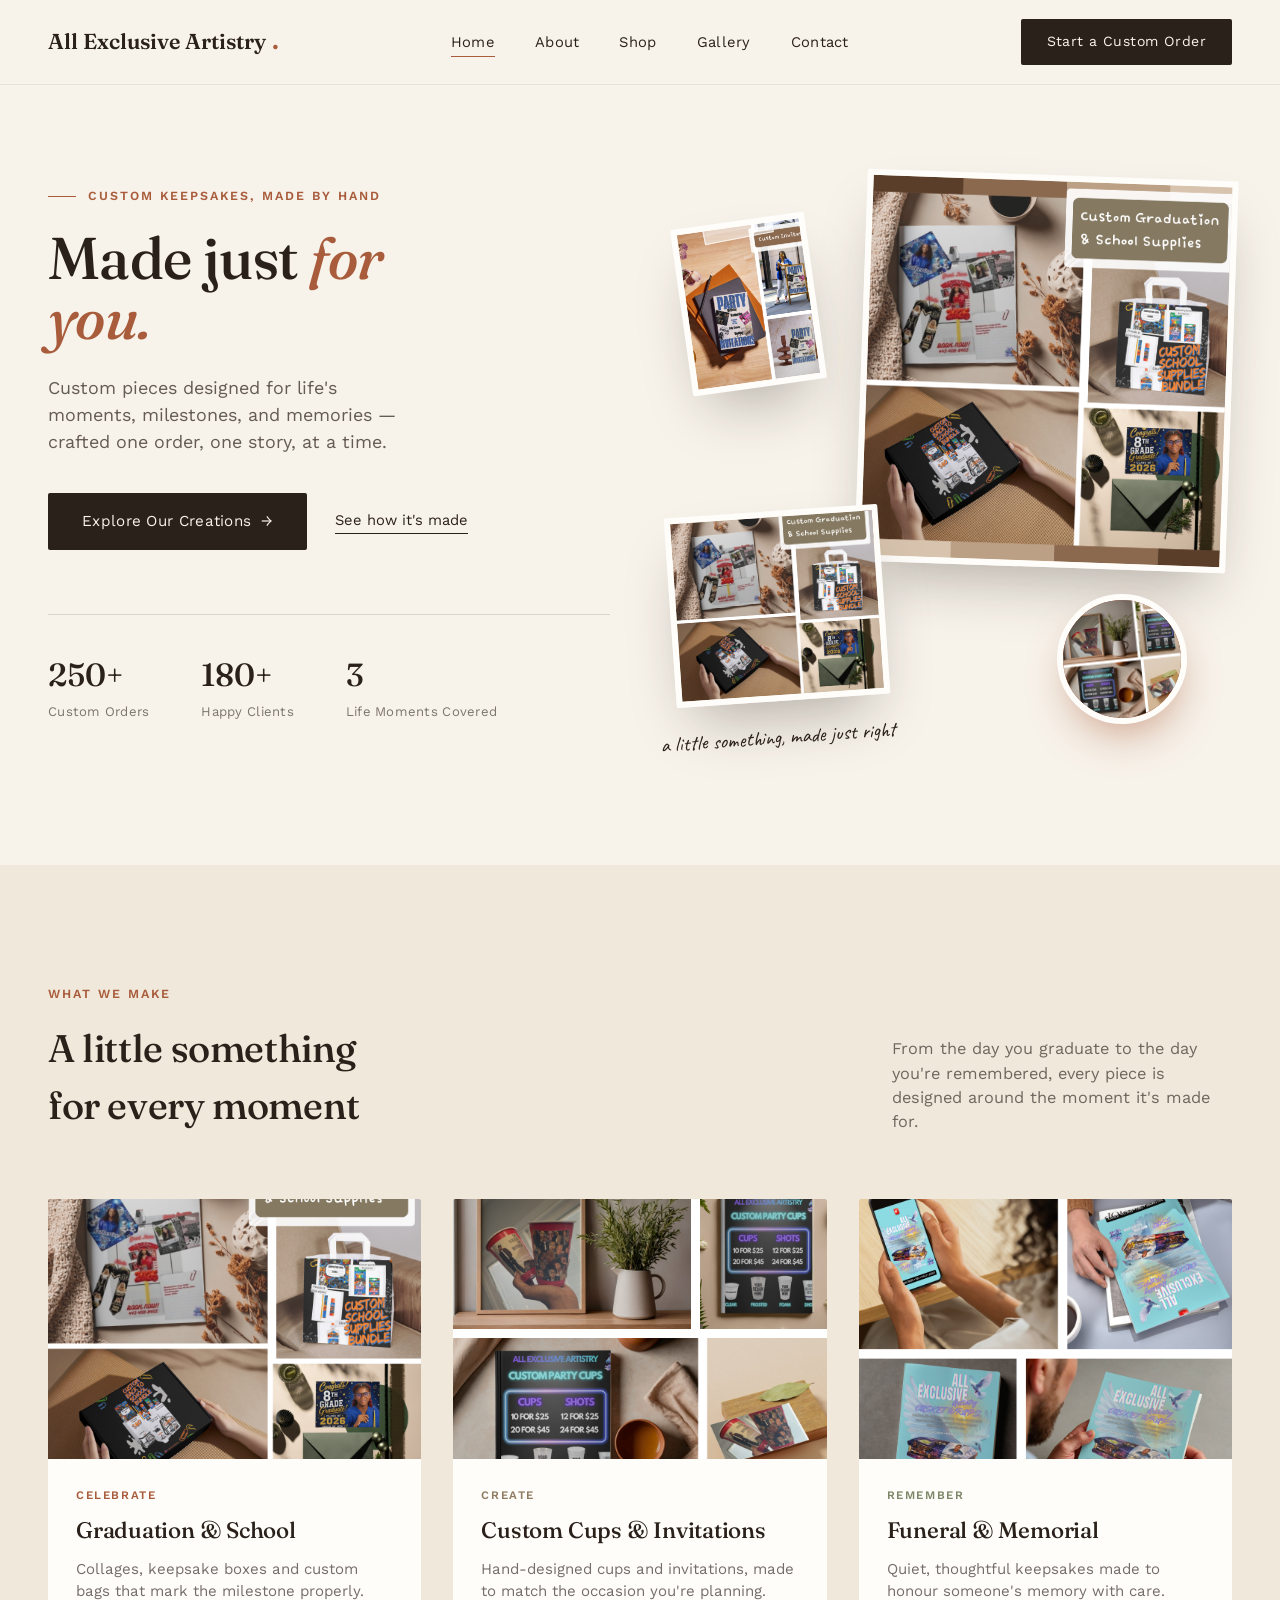
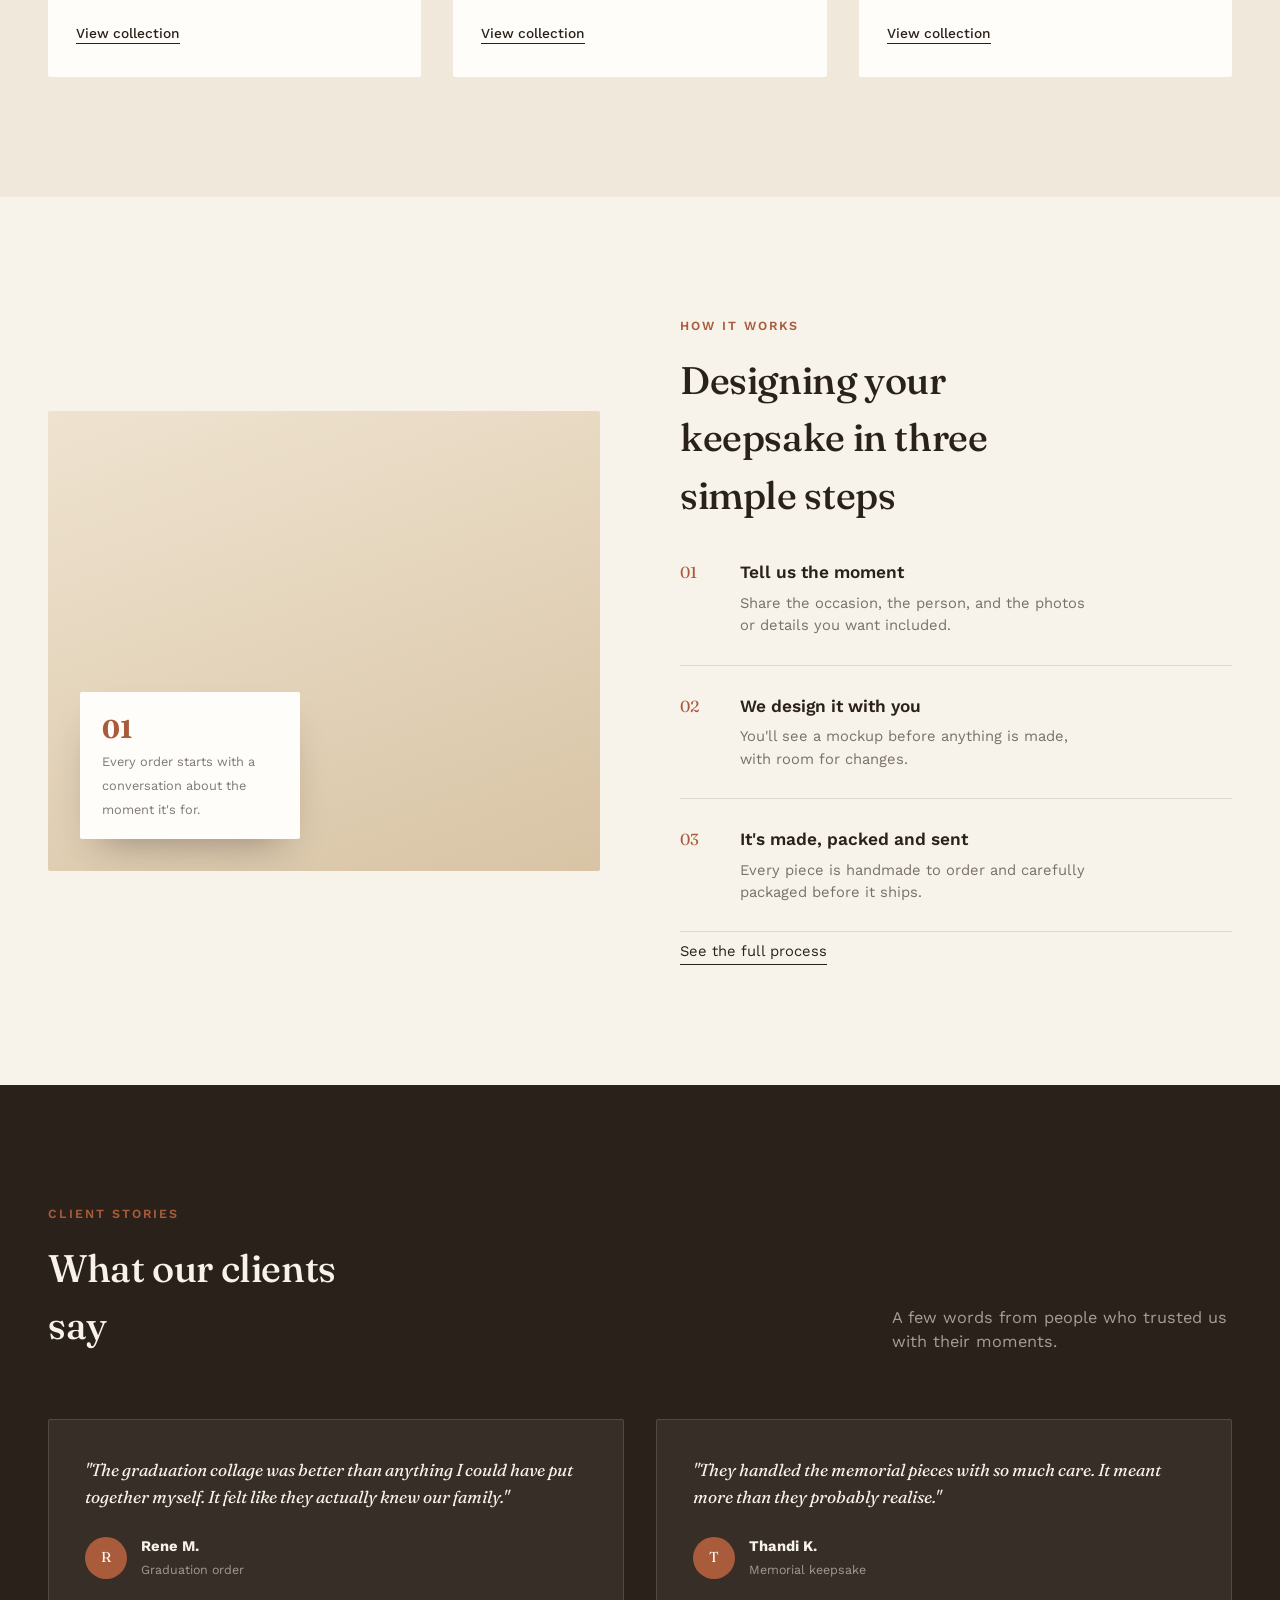
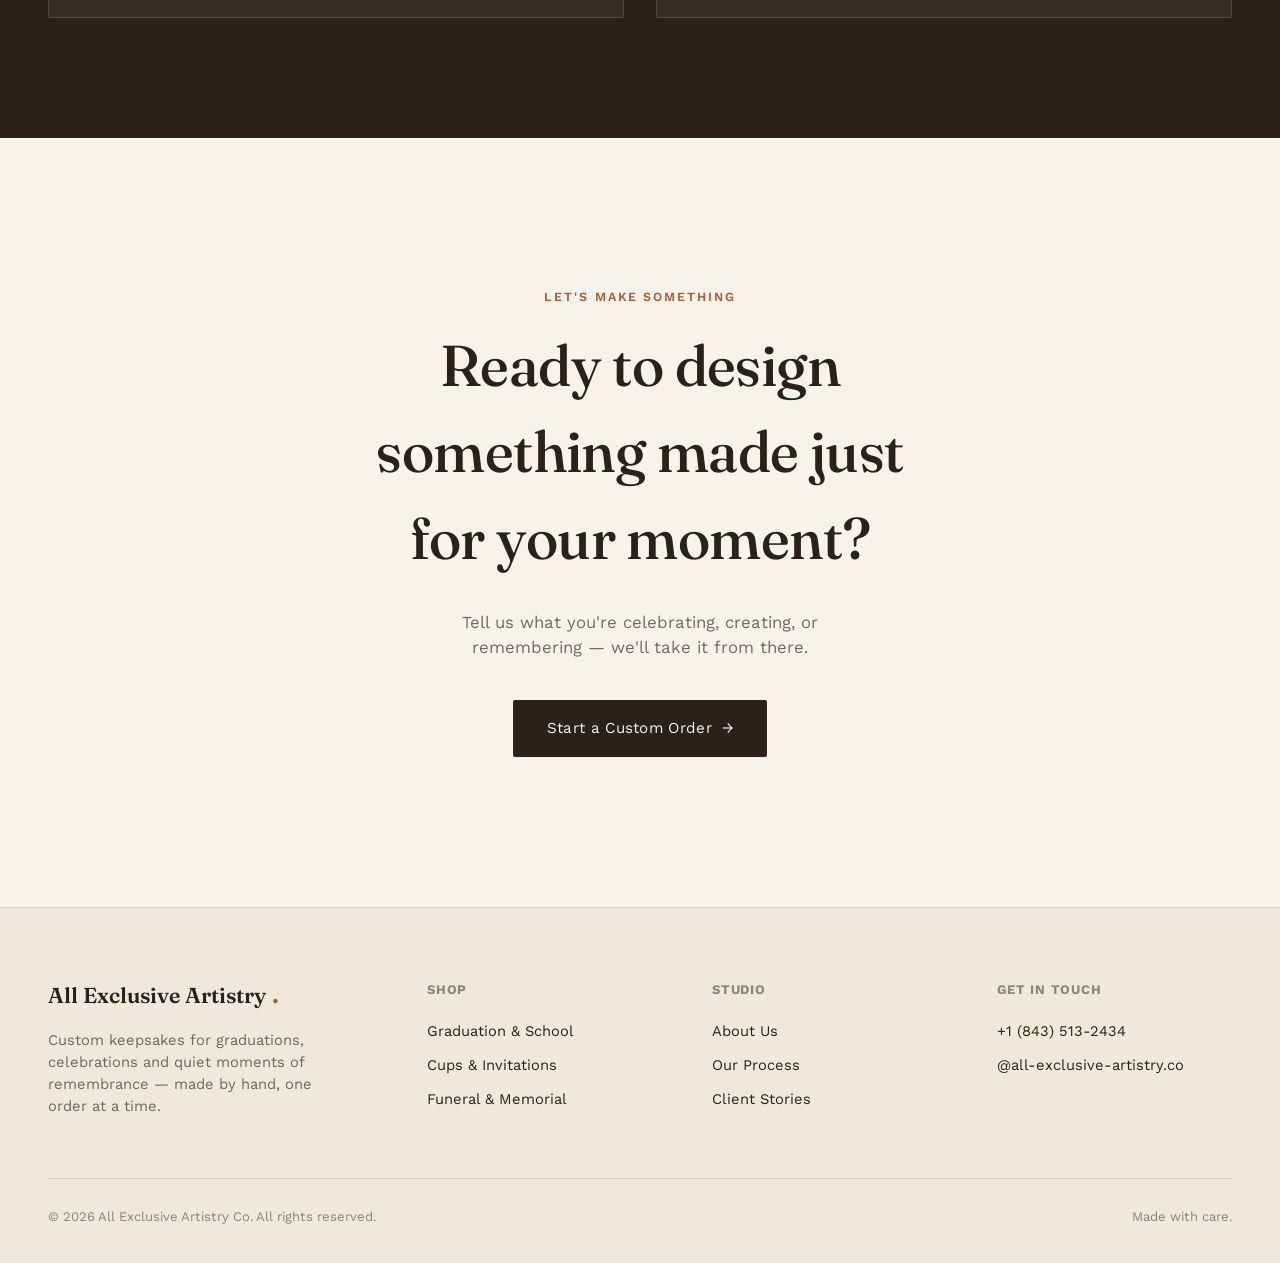
<file: index.html>
<!DOCTYPE html>
<html lang="en">
<head>
<meta charset="UTF-8">
<meta name="viewport" content="width=device-width, initial-scale=1.0">
<title>All Exclusive Artistry Co. | Custom Keepsakes</title>
<link rel="preconnect" href="https://fonts.googleapis.com">
<link rel="preconnect" href="https://fonts.gstatic.com" crossorigin>
<link href="https://fonts.googleapis.com/css2?family=Fraunces:ital,opsz,wght@0,9..144,400;0,9..144,500;0,9..144,600;1,9..144,500&family=Work+Sans:wght@300;400;500;600&family=Caveat:wght@500;600&display=swap"
  rel="stylesheet">
 <link rel="icon" type="image/png" href="Img/Logo_for_Kvngeb-removebg-preview.png">
<link rel="stylesheet" href="css/style.css">
<link rel="stylesheet" href="css/nav.css">
<link rel="stylesheet" href="css/footer.css">
<link rel="stylesheet" href="css/pages.css">
</head>
<body>
<header>
  <nav class="wrap">
    <div class="logo">All Exclusive Artistry <span class="dot">.</span></div>
    <div class="navlinks">
      <a href="index.html" class="active">Home</a>
      <a href="about.html">About</a>
      <a href="shop.html">Shop</a>
      <a href="gallery.html">Gallery</a>
      <a href="contact.html">Contact</a>
    </div>
    <a href="contact.html" class="nav-cta">Start a Custom Order</a>
  </nav>

  <button class="menu-btn" id="menuBtn" type="button" aria-label="Toggle menu"> 
    <svg class="hamburger" viewBox="0 0 24 24" aria-hidden="true"> 
    <path class="line line-1" d="M4 7H20"></path> 
    <path class="line line-2" d="M4 12H16"></path> 
    <path class="line line-3" d="M4 17H20"></path> 
  </svg> 
  </button>
</header>

<section class="hero">
  <div class="wrap hero-grid">
    <div>
      <div class="eyebrow">Custom Keepsakes, Made By Hand</div>
      <h1>Made just <em>for you.</em></h1>
      <p class="lead">Custom pieces designed for life's moments, milestones, and memories — crafted one order, one story, at a time.</p>
      <div class="cta-row">
        <a href="shop.html" class="btn-primary">Explore Our Creations <span class="arrow">→</span></a>
        <a href="gallery.html" class="btn-ghost">See how it's made</a>
      </div>
      <div class="stats">
        <div class="stat"><b>250+</b><span>Custom Orders</span></div>
        <div class="stat"><b>180+</b><span>Happy Clients</span></div>
        <div class="stat"><b>3</b><span>Life Moments Covered</span></div>
      </div>
    </div>
    <div class="composition">
      <div class="ph ph-1">
        <img src="Img/Graduation school supply.png" alt="Graduation and school keepsakes">
      </div>
      <div class="ph ph-2">
        <img src="Img/Graduation school supply.png" alt="Custom school supplies">
      </div>
      <div class="ph ph-3">
        <div class="tape"></div>
        <img src="Img/Invites.png" alt="Custom invitation">
      </div>
      <div class="ph ph-4">
        <img src="Img/Custom Cups.png" alt="Custom cup">
      </div>
      <div class="note">a little something, made just right</div>
    </div>
  </div>
</section>

<!-- ===== Shop preview ===== -->
<section class="moments" id="moments">
  <div class="wrap">
    <div class="section-head">
      <div>
        <div class="kicker">What We Make</div>
        <h2>A little something for every moment</h2>
      </div>
      <p>From the day you graduate to the day you're remembered, every piece is designed around the moment it's made for.</p>
    </div>
    <div class="moment-grid">
      <div class="moment-card reveal m1">
        <div class="moment-photo">
          <img src="Img/Graduation school supply.png" alt="Graduation and school supplies">
        </div>
        <div class="moment-body">
          <div class="moment-tag">Celebrate</div>
          <h3>Graduation &amp; School</h3>
          <p>Collages, keepsake boxes and custom bags that mark the milestone properly.</p>
          <a href="shop.html" class="moment-link">View collection</a>
        </div>
      </div>
      <div class="moment-card reveal m2">
        <div class="moment-photo">
          <img src="Img/Custom Cups.png" alt="Custom cups and invitations">
        </div>
        <div class="moment-body">
          <div class="moment-tag">Create</div>
          <h3>Custom Cups &amp; Invitations</h3>
          <p>Hand-designed cups and invitations, made to match the occasion you're planning.</p>
          <a href="shop.html" class="moment-link">View collection</a>
        </div>
      </div>
      <div class="moment-card reveal m3">
        <div class="moment-photo">
          <img src="Img/casket wrap.png" alt="Custom funeral memorial items">
        </div>
        <div class="moment-body">
          <div class="moment-tag">Remember</div>
          <h3>Funeral &amp; Memorial</h3>
          <p>Quiet, thoughtful keepsakes made to honour someone's memory with care.</p>
          <a href="shop.html" class="moment-link">View collection</a>
        </div>
      </div>
    </div>
  </div>
</section>

<!-- ===== Process preview ===== -->
<section id="process">
  <div class="wrap process-grid">
    <div class="process-visual reveal">
      <div class="tag-note">
        <b>01</b>
        <span>Every order starts with a conversation about the moment it's for.</span>
      </div>
    </div>
    <div>
      <div class="kicker">How It Works</div>
      <h2 style="font-size:clamp(2rem,3vw,2.7rem); max-width:14ch; margin-bottom:36px;">Designing your keepsake in three simple steps</h2>
      <ul class="steps">
        <li>
          <span class="step-num">01</span>
          <div class="step-body">
            <h4>Tell us the moment</h4>
            <p>Share the occasion, the person, and the photos or details you want included.</p>
          </div>
        </li>
        <li>
          <span class="step-num">02</span>
          <div class="step-body">
            <h4>We design it with you</h4>
            <p>You'll see a mockup before anything is made, with room for changes.</p>
          </div>
        </li>
        <li>
          <span class="step-num">03</span>
          <div class="step-body">
            <h4>It's made, packed and sent</h4>
            <p>Every piece is handmade to order and carefully packaged before it ships.</p>
          </div>
        </li>
      </ul>
      <a href="gallery.html" class="btn-ghost" style="display:inline-block; margin-top:8px;">See the full process</a>
    </div>
  </div>
</section>

<!-- ===== Stories preview ===== -->
<section class="testimonials" id="stories">
  <div class="wrap">
    <div class="section-head">
      <div>
        <div class="kicker">Client Stories</div>
        <h2>What our clients say</h2>
      </div>
      <p>A few words from people who trusted us with their moments.</p>
    </div>
    <div class="quote-grid">
      <div class="quote-card reveal">
        <p>"The graduation collage was better than anything I could have put together myself. It felt like they actually knew our family."</p>
        <div class="quote-who">
          <div class="quote-avatar">R</div>
          <div><b>Rene M.</b><span>Graduation order</span></div>
        </div>
      </div>
      <div class="quote-card reveal">
        <p>"They handled the memorial pieces with so much care. It meant more than they probably realise."</p>
        <div class="quote-who">
          <div class="quote-avatar">T</div>
          <div><b>Thandi K.</b><span>Memorial keepsake</span></div>
        </div>
      </div>
    </div>
  </div>
</section>

<section class="final-cta">
  <div class="wrap" style="text-align:center;">
    <div class="kicker" style="justify-content:center;">Let's Make Something</div>
    <h2>Ready to design something made just for your moment?</h2>
    <p>Tell us what you're celebrating, creating, or remembering — we'll take it from there.</p>
    <a href="contact.html" class="btn-primary">Start a Custom Order <span class="arrow">→</span></a>
  </div>
</section>

<footer id="footer">
  <div class="wrap">
    <div class="footer-grid">
      <div>
        <div class="logo">All Exclusive Artistry <span class="dot">.</span></div>
        <p>Custom keepsakes for graduations, celebrations and quiet moments of remembrance — made by hand, one order at a time.</p>
      </div>
      <div>
        <h4>Shop</h4>
        <ul>
          <li><a href="shop.html">Graduation &amp; School</a></li>
          <li><a href="shop.html">Cups &amp; Invitations</a></li>
          <li><a href="shop.html">Funeral &amp; Memorial</a></li>
        </ul>
      </div>
      <div>
        <h4>Studio</h4>
        <ul>
          <li><a href="about.html">About Us</a></li>
          <li><a href="gallery.html">Our Process</a></li>
          <li><a href="about.html">Client Stories</a></li>
        </ul>
      </div>
      <div>
        <h4>Get In Touch</h4>
        <ul>
          <li><a href="https://wa.me/18435132434" target="_blank">+1 (843) 513-2434</a></li>
          <li><a href="#">@all-exclusive-artistry.co</a></li>
        </ul>
      </div>
    </div>
    <div class="footer-bottom">
      <span>© 2026 All Exclusive Artistry Co. All rights reserved.</span>
      <span>Made with care.</span>
    </div>
  </div>
</footer>
<script src="js/script.js"></script>
</body>
</html>
</file>
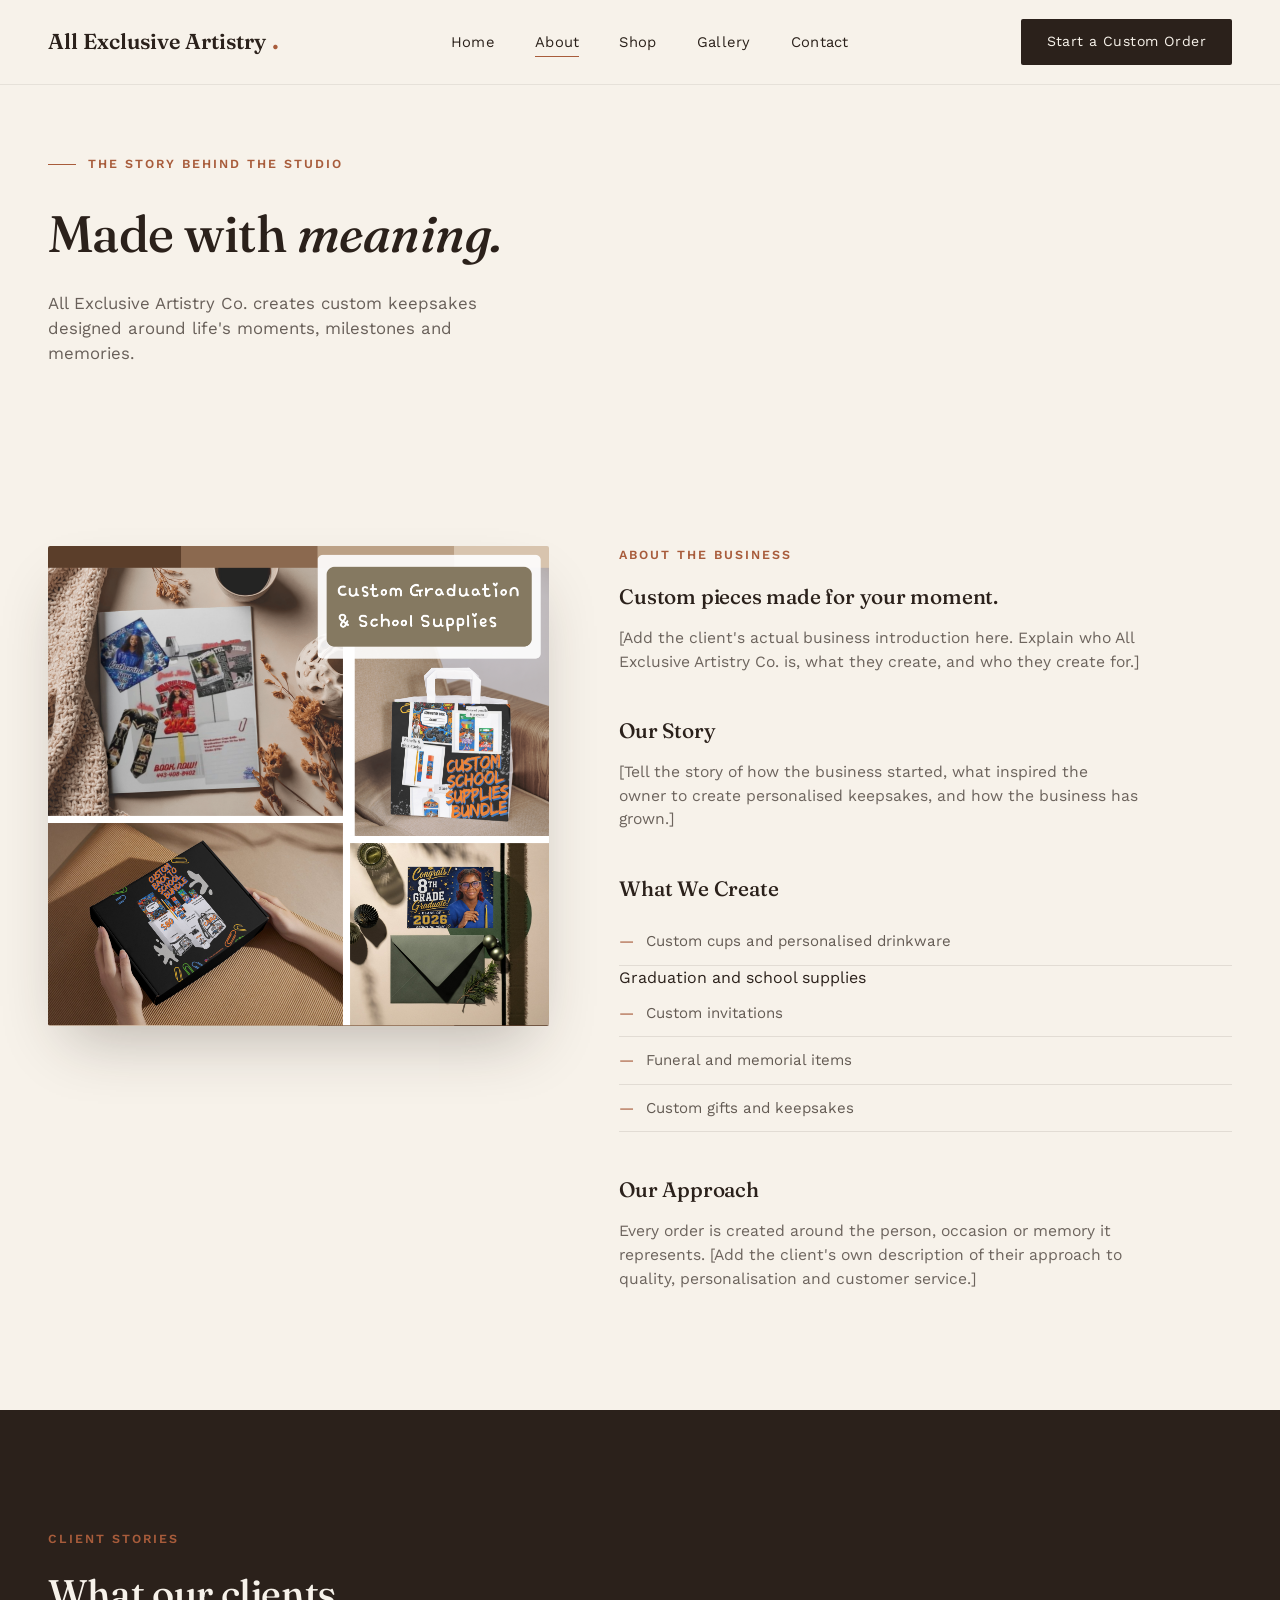
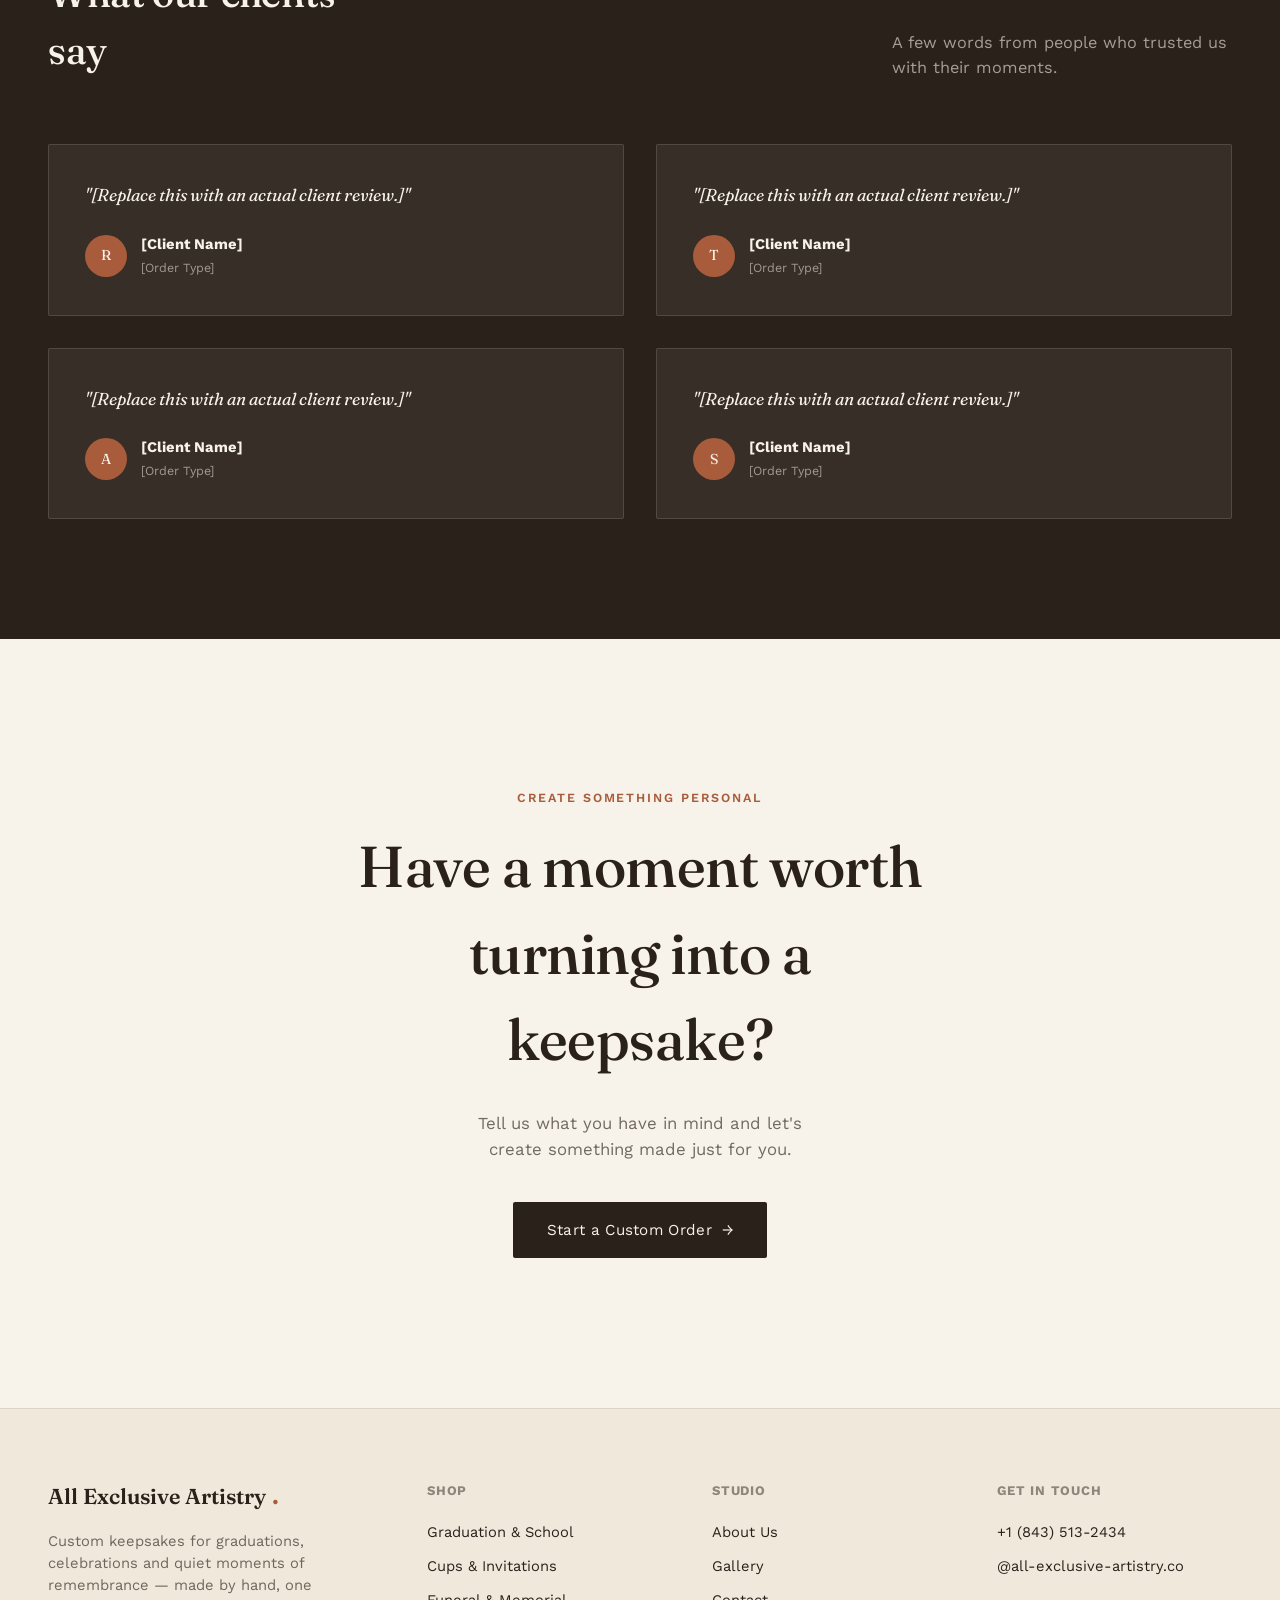
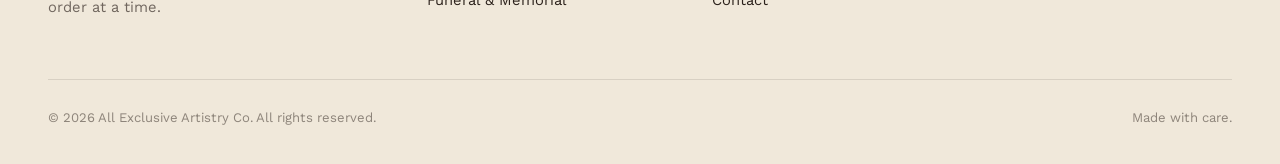
<file: about.html>
<!DOCTYPE html>
<html lang="en">
<head>
<meta charset="UTF-8">
<meta name="viewport" content="width=device-width, initial-scale=1.0">
<title>About | All Exclusive Artistry Co.</title>
<link rel="preconnect" href="https://fonts.googleapis.com">
<link rel="preconnect" href="https://fonts.gstatic.com" crossorigin>
<link href="https://fonts.googleapis.com/css2?family=Fraunces:ital,opsz,wght@0,9..144,400;0,9..144,500;0,9..144,600;1,9..144,500&family=Work+Sans:wght@300;400;500;600&family=Caveat:wght@500;600&display=swap" rel="stylesheet">
<link rel="icon" type="image/png" href="Img/Logo_for_Kvngeb-removebg-preview.png">
<link rel="stylesheet" href="css/style.css">
<link rel="stylesheet" href="css/nav.css">
<link rel="stylesheet" href="css/footer.css">
<link rel="stylesheet" href="css/pages.css">
</head>
<body>
<header>
  <nav class="wrap">
    <div class="logo">
      All Exclusive Artistry <span class="dot">.</span>
    </div>
    <div class="navlinks">
      <a href="index.html">Home</a>
      <a href="about.html" class="active">About</a>
      <a href="shop.html">Shop</a>
      <a href="gallery.html">Gallery</a>
      <a href="contact.html">Contact</a>
    </div>
    <a href="contact.html" class="nav-cta">
      Start a Custom Order
    </a>
  </nav>

  <button class="menu-btn" id="menuBtn" type="button" aria-label="Toggle menu"> 
    <svg class="hamburger" viewBox="0 0 24 24" aria-hidden="true"> 
    <path class="line line-1" d="M4 7H20"></path> 
    <path class="line line-2" d="M4 12H16"></path> 
    <path class="line line-3" d="M4 17H20"></path> 
  </svg> 
  </button>
</header>
<!-- ===== Page Hero ===== -->
<section class="page-hero">
  <div class="wrap">
    <div class="eyebrow">
      The Story Behind The Studio
    </div>
    <h1>
      Made with <em>meaning.</em>
    </h1>
    <p class="lead">
      All Exclusive Artistry Co. creates custom keepsakes designed around
      life's moments, milestones and memories.
    </p>
  </div>
</section>
<!-- ===== About ===== -->
<section>
  <div class="wrap about-grid">
    <div class="about-visual">
      <img
        src="Img/Graduation school supply.png"
        alt="Custom graduation and school keepsakes"
      >
    </div>
    <div>
      <div class="about-block">
        <div class="kicker">
          About The Business
        </div>
        <h3>
          Custom pieces made for your moment.
        </h3>
        <p>
          [Add the client's actual business introduction here.
          Explain who All Exclusive Artistry Co. is, what they create,
          and who they create for.]
        </p>
      </div>
      <div class="about-block">
        <h3>
          Our Story
        </h3>
        <p>
          [Tell the story of how the business started, what inspired
          the owner to create personalised keepsakes, and how the
          business has grown.]
        </p>
      </div>
      <div class="about-block">
        <h3>
          What We Create
        </h3>
        <ul>
          <li>
            Custom cups and personalised drinkware
          </li
          <li>
            Graduation and school supplies
          </li>
          <li>
            Custom invitations
          </li>
          <li>
            Funeral and memorial items
          </li>
          <li>
            Custom gifts and keepsakes
          </li>
        </ul>
      </div>
      <div class="about-block">
        <h3>
          Our Approach
        </h3>
        <p>
          Every order is created around the person, occasion or memory
          it represents. [Add the client's own description of their
          approach to quality, personalisation and customer service.]
        </p>
      </div>
    </div>
  </div>
</section>
<!-- ===== Client Stories ===== -->
<section class="testimonials">
  <div class="wrap">
    <div class="section-head">
      <div>
        <div class="kicker">
          Client Stories
        </div>
        <h2>
          What our clients say
        </h2>
      </div>
      <p>
        A few words from people who trusted us with their moments.
      </p>
    </div>
    <div class="quote-grid">
      <div class="quote-card reveal">
        <p>
          "[Replace this with an actual client review.]"
        </p>
        <div class="quote-who">
          <div class="quote-avatar">
            R
          </div>
          <div>
            <b>[Client Name]</b>
            <span>[Order Type]</span>
          </div>
        </div>
      </div>
      <div class="quote-card reveal">
        <p>
          "[Replace this with an actual client review.]"
        </p>
        <div class="quote-who">
          <div class="quote-avatar">
            T
          </div>
          <div>
            <b>[Client Name]</b>
            <span>[Order Type]</span>
          </div>
        </div>
      </div>
      <div class="quote-card reveal">
        <p>
          "[Replace this with an actual client review.]"
        </p>
        <div class="quote-who">
          <div class="quote-avatar">
            A
          </div>
          <div>
            <b>[Client Name]</b>
            <span>[Order Type]</span>
          </div>
        </div>
      </div>
      <div class="quote-card reveal">
        <p>
          "[Replace this with an actual client review.]"
        </p>
        <div class="quote-who">
          <div class="quote-avatar">
            S
          </div>
          <div>
            <b>[Client Name]</b>
            <span>[Order Type]</span>
          </div>
        </div>
      </div>
    </div>
  </div>
</section>
<!-- ===== CTA ===== -->
<section class="final-cta">
  <div class="wrap" style="text-align:center;">
    <div class="kicker" style="justify-content:center;">
      Create Something Personal
    </div>
    <h2>
      Have a moment worth turning into a keepsake?
    </h2>
    <p>
      Tell us what you have in mind and let's create something made
      just for you.
    </p>
    <a href="contact.html" class="btn-primary">
      Start a Custom Order
      <span class="arrow">→</span>
    </a>
  </div>
</section>
<footer>
  <div class="wrap">
    <div class="footer-grid">
      <div>
        <div class="logo">
          All Exclusive Artistry <span class="dot">.</span>
        </div>
        <p>
          Custom keepsakes for graduations, celebrations and quiet
          moments of remembrance — made by hand, one order at a time.
        </p>
      </div>
      <div>
        <h4>Shop</h4>
        <ul>
          <li><a href="shop.html">Graduation &amp; School</a></li>
          <li><a href="shop.html">Cups &amp; Invitations</a></li>
          <li><a href="shop.html">Funeral &amp; Memorial</a></li>
        </ul>
      </div>
      <div>
        <h4>Studio</h4>
        <ul>
          <li><a href="about.html">About Us</a></li>
          <li><a href="gallery.html">Gallery</a></li>
          <li><a href="contact.html">Contact</a></li>
        </ul>
      </div>
      <div>
        <h4>Get In Touch</h4>
        <ul>
          <li>
            <a href="https://wa.me/18435132434" target="_blank">
              +1 (843) 513-2434
            </a>
          </li>
          <li>
            <a href="#">
              @all-exclusive-artistry.co
            </a>
          </li>
        </ul>
      </div>
    </div>
    <div class="footer-bottom">
      <span>
        © 2026 All Exclusive Artistry Co. All rights reserved.
      </span>
      <span>
        Made with care.
      </span>
    </div>
  </div>
</footer>
<script src="js/script.js"></script>
</body>
</html>
</file>
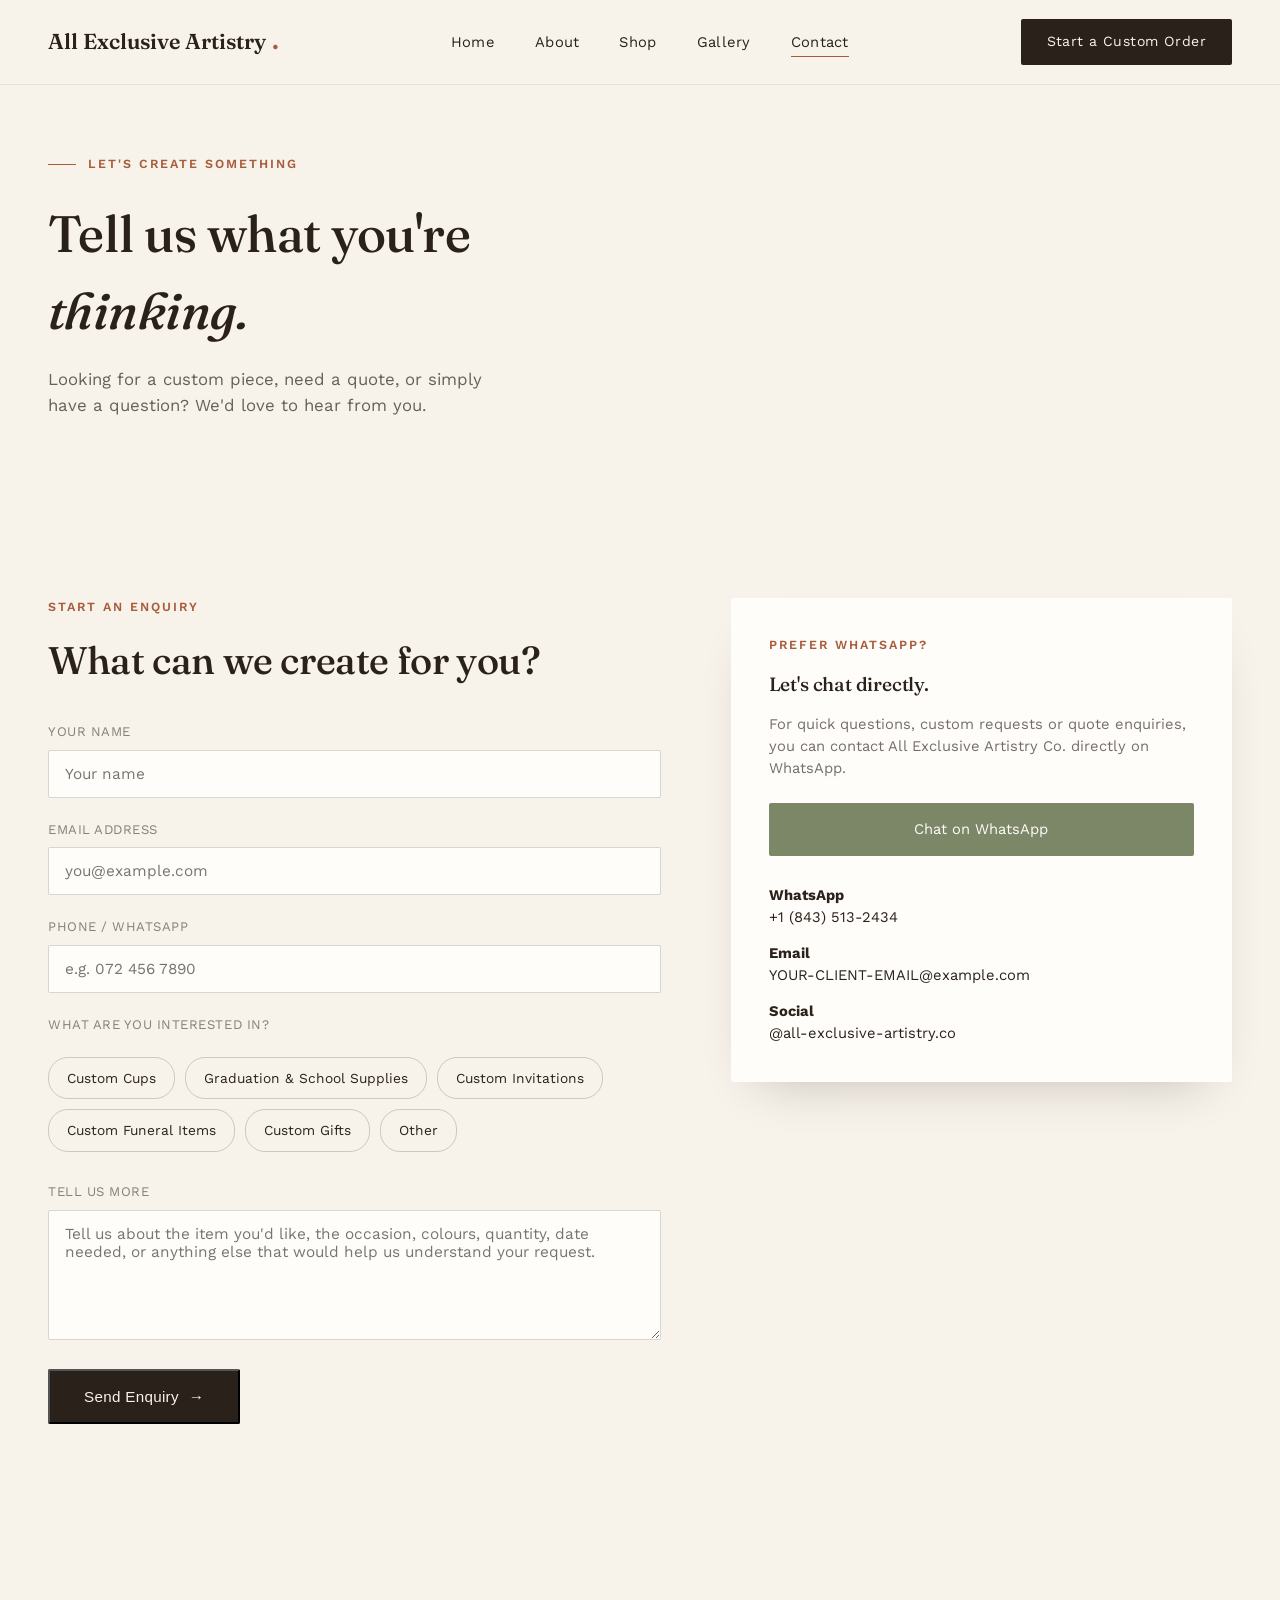
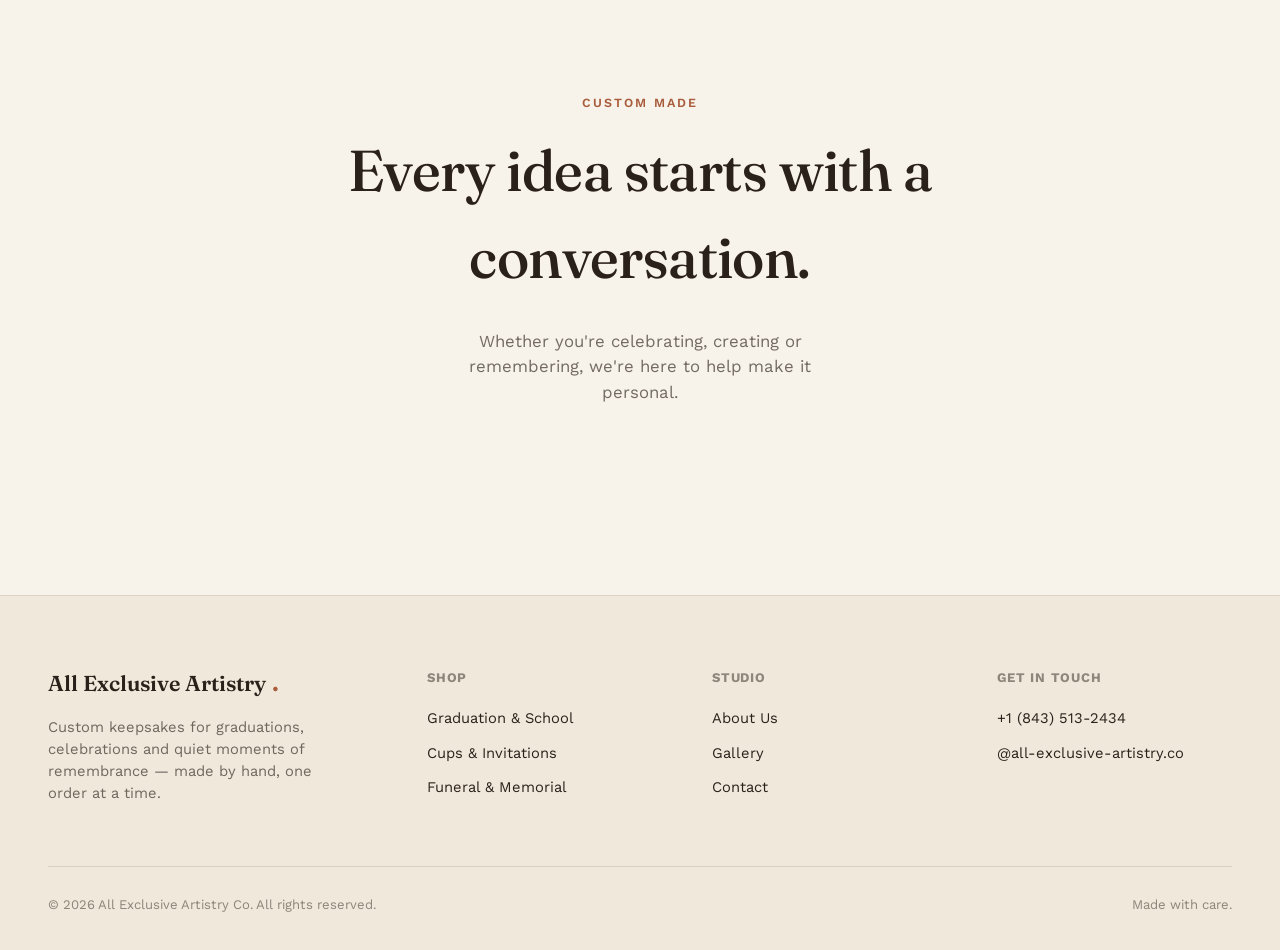
<file: contact.html>
<!DOCTYPE html>
<html lang="en">
<head>
<meta charset="UTF-8">
<meta name="viewport" content="width=device-width, initial-scale=1.0">
<title>Contact | All Exclusive Artistry Co.</title>
<link rel="preconnect" href="https://fonts.googleapis.com">
<link rel="preconnect" href="https://fonts.gstatic.com" crossorigin>
<link href="https://fonts.googleapis.com/css2?family=Fraunces:ital,opsz,wght@0,9..144,400;0,9..144,500;0,9..144,600;1,9..144,500&family=Work+Sans:wght@300;400;500;600&family=Caveat:wght@500;600&display=swap" rel="stylesheet">
<link rel="icon" type="image/png" href="Img/Logo_for_Kvngeb-removebg-preview.png">
<link rel="stylesheet" href="css/style.css">
<link rel="stylesheet" href="css/nav.css">
<link rel="stylesheet" href="css/footer.css">
<link rel="stylesheet" href="css/pages.css">
</head>
<body>
<header>
  <nav class="wrap">
    <div class="logo">All Exclusive Artistry <span class="dot">.</span></div>
    <div class="navlinks">
      <a href="index.html">Home</a>
      <a href="about.html">About</a>
      <a href="shop.html">Shop</a>
      <a href="gallery.html">Gallery</a>
      <a href="contact.html" class="active">Contact</a>
    </div>
    <a href="contact.html" class="nav-cta">Start a Custom Order</a>
  </nav>

  <button class="menu-btn" id="menuBtn" type="button" aria-label="Toggle menu"> 
    <svg class="hamburger" viewBox="0 0 24 24" aria-hidden="true"> 
    <path class="line line-1" d="M4 7H20"></path> 
    <path class="line line-2" d="M4 12H16"></path> 
    <path class="line line-3" d="M4 17H20"></path> 
  </svg> 
  </button>
</header>

<!-- ===== Contact Hero ===== -->
<section class="page-hero">
  <div class="wrap">
    <div class="eyebrow">Let's Create Something</div>
    <h1>Tell us what you're <em>thinking.</em></h1>
    <p class="lead">Looking for a custom piece, need a quote, or simply have a question? We'd love to hear from you.</p>
  </div>
</section>

<!-- ===== Contact ===== -->
<section>
  <div class="wrap contact-grid">
    <div>
      <div class="kicker">Start An Enquiry</div>
      <h2 style="font-size:clamp(2rem,3vw,2.7rem); margin-bottom:32px;">What can we create for you?</h2>
      <form action="#" method="post">
        <div class="form-group">
          <label for="name">Your Name</label>
          <input type="text" id="name" name="name" placeholder="Your name" required>
        </div>
        <div class="form-group">
          <label for="email">Email Address</label>
          <input type="email" id="email" name="email" placeholder="you@example.com" required>
        </div>
        <div class="form-group">
          <label for="phone">Phone / WhatsApp</label>
          <input type="tel" id="phone" name="phone" placeholder="e.g. 072 456 7890">
        </div>
        <div class="form-group">
          <label>What are you interested in?</label>
        </div>
        <div class="interest-chips">
          <label class="chip"><input type="radio" name="service" value="Custom Cups" required>Custom Cups</label>
          <label class="chip"><input type="radio" name="service" value="Custom Graduation and School Supplies">Graduation &amp; School Supplies</label>
          <label class="chip"><input type="radio" name="service" value="Custom Invitations">Custom Invitations</label>
          <label class="chip"><input type="radio" name="service" value="Custom Funeral Items">Custom Funeral Items</label>
          <label class="chip"><input type="radio" name="service" value="Custom Gifts">Custom Gifts</label>
          <label class="chip"><input type="radio" name="service" value="Other">Other</label>
        </div>
        <div class="form-group">
          <label for="message">Tell Us More</label>
          <textarea id="message" name="message" placeholder="Tell us about the item you'd like, the occasion, colours, quantity, date needed, or anything else that would help us understand your request." required></textarea>
        </div>
        <button type="submit" class="btn-primary">Send Enquiry <span class="arrow">→</span></button>
      </form>
    </div>

    <aside class="contact-side">
      <div class="kicker">Prefer WhatsApp?</div>
      <h3>Let's chat directly.</h3>
      <p>For quick questions, custom requests or quote enquiries, you can contact All Exclusive Artistry Co. directly on WhatsApp.</p>
      <a href="https://wa.me/18435132434?text=Hi%20All%20Exclusive%20Artistry%20Co.%2C%20I%27d%20like%20to%20ask%20about%20a%20custom%20order." target="_blank" class="whatsapp-btn">Chat on WhatsApp</a>
      <div class="contact-detail">
        <div>
          <strong>WhatsApp</strong><br>
          <a href="https://wa.me/18435132434" target="_blank">+1 (843) 513-2434</a>
        </div>
        <div>
          <strong>Email</strong><br>
          <a href="mailto:YOUR-CLIENT-EMAIL@example.com">YOUR-CLIENT-EMAIL@example.com</a>
        </div>
        <div>
          <strong>Social</strong><br>
          <a href="#">@all-exclusive-artistry.co</a>
        </div>
      </div>
    </aside>
  </div>
</section>

<!-- ===== CTA ===== -->
<section class="final-cta">
  <div class="wrap">
    <div class="kicker" style="justify-content:center;">Custom Made</div>
    <h2>Every idea starts with a conversation.</h2>
    <p>Whether you're celebrating, creating or remembering, we're here to help make it personal.</p>
  </div>
</section>

<footer>
  <div class="wrap">
    <div class="footer-grid">
      <div>
        <div class="logo">All Exclusive Artistry <span class="dot">.</span></div>
        <p>Custom keepsakes for graduations, celebrations and quiet moments of remembrance — made by hand, one order at a time.</p>
      </div>
      <div>
        <h4>Shop</h4>
        <ul>
          <li><a href="shop.html">Graduation &amp; School</a></li>
          <li><a href="shop.html">Cups &amp; Invitations</a></li>
          <li><a href="shop.html">Funeral &amp; Memorial</a></li>
        </ul>
      </div>
      <div>
        <h4>Studio</h4>
        <ul>
          <li><a href="about.html">About Us</a></li>
          <li><a href="gallery.html">Gallery</a></li>
          <li><a href="contact.html">Contact</a></li>
        </ul>
      </div>
      <div>
        <h4>Get In Touch</h4>
        <ul>
          <li><a href="https://wa.me/18435132434" target="_blank">+1 (843) 513-2434</a></li>
          <li><a href="#">@all-exclusive-artistry.co</a></li>
        </ul>
      </div>
    </div>
    <div class="footer-bottom">
      <span>© 2026 All Exclusive Artistry Co. All rights reserved.</span>
      <span>Made with care.</span>
    </div>
  </div>
</footer>
<script src="js/script.js"></script>
<script src="js/contact.js"></script>
</body>
</html>
</file>
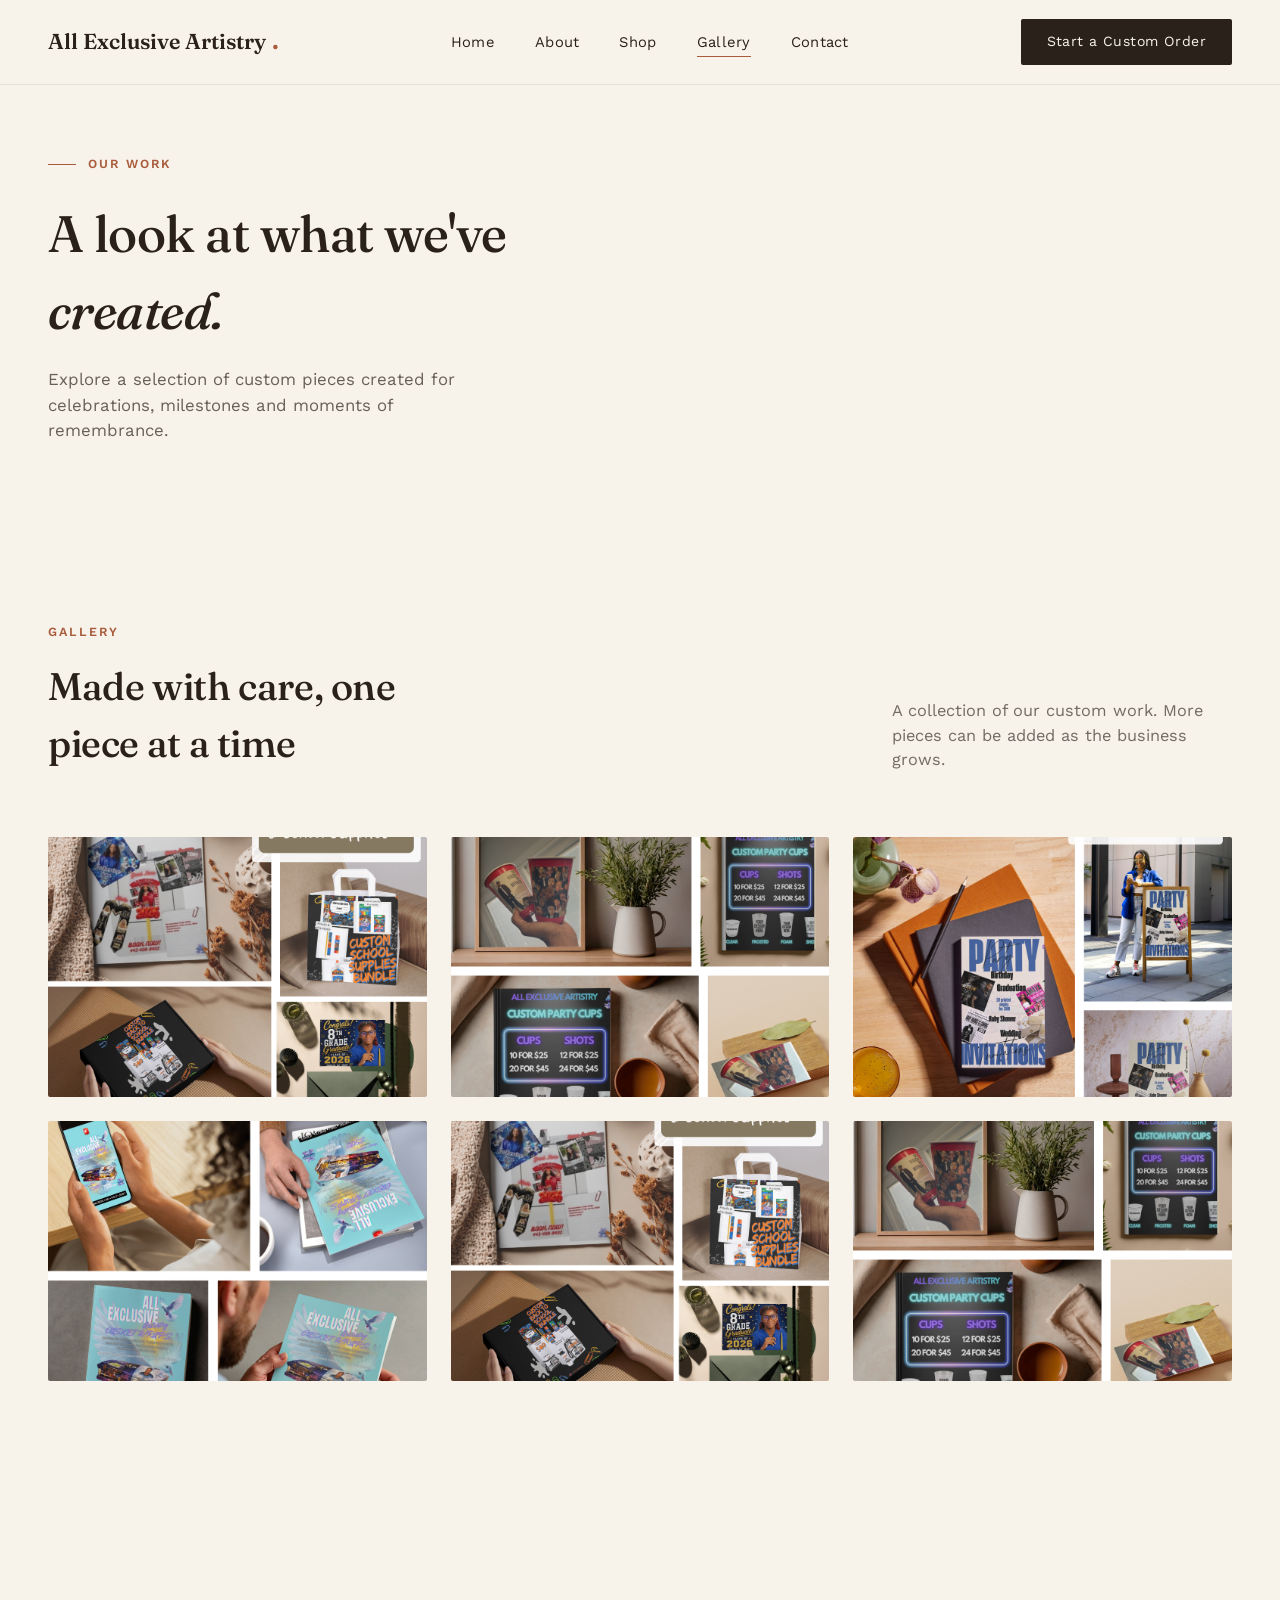
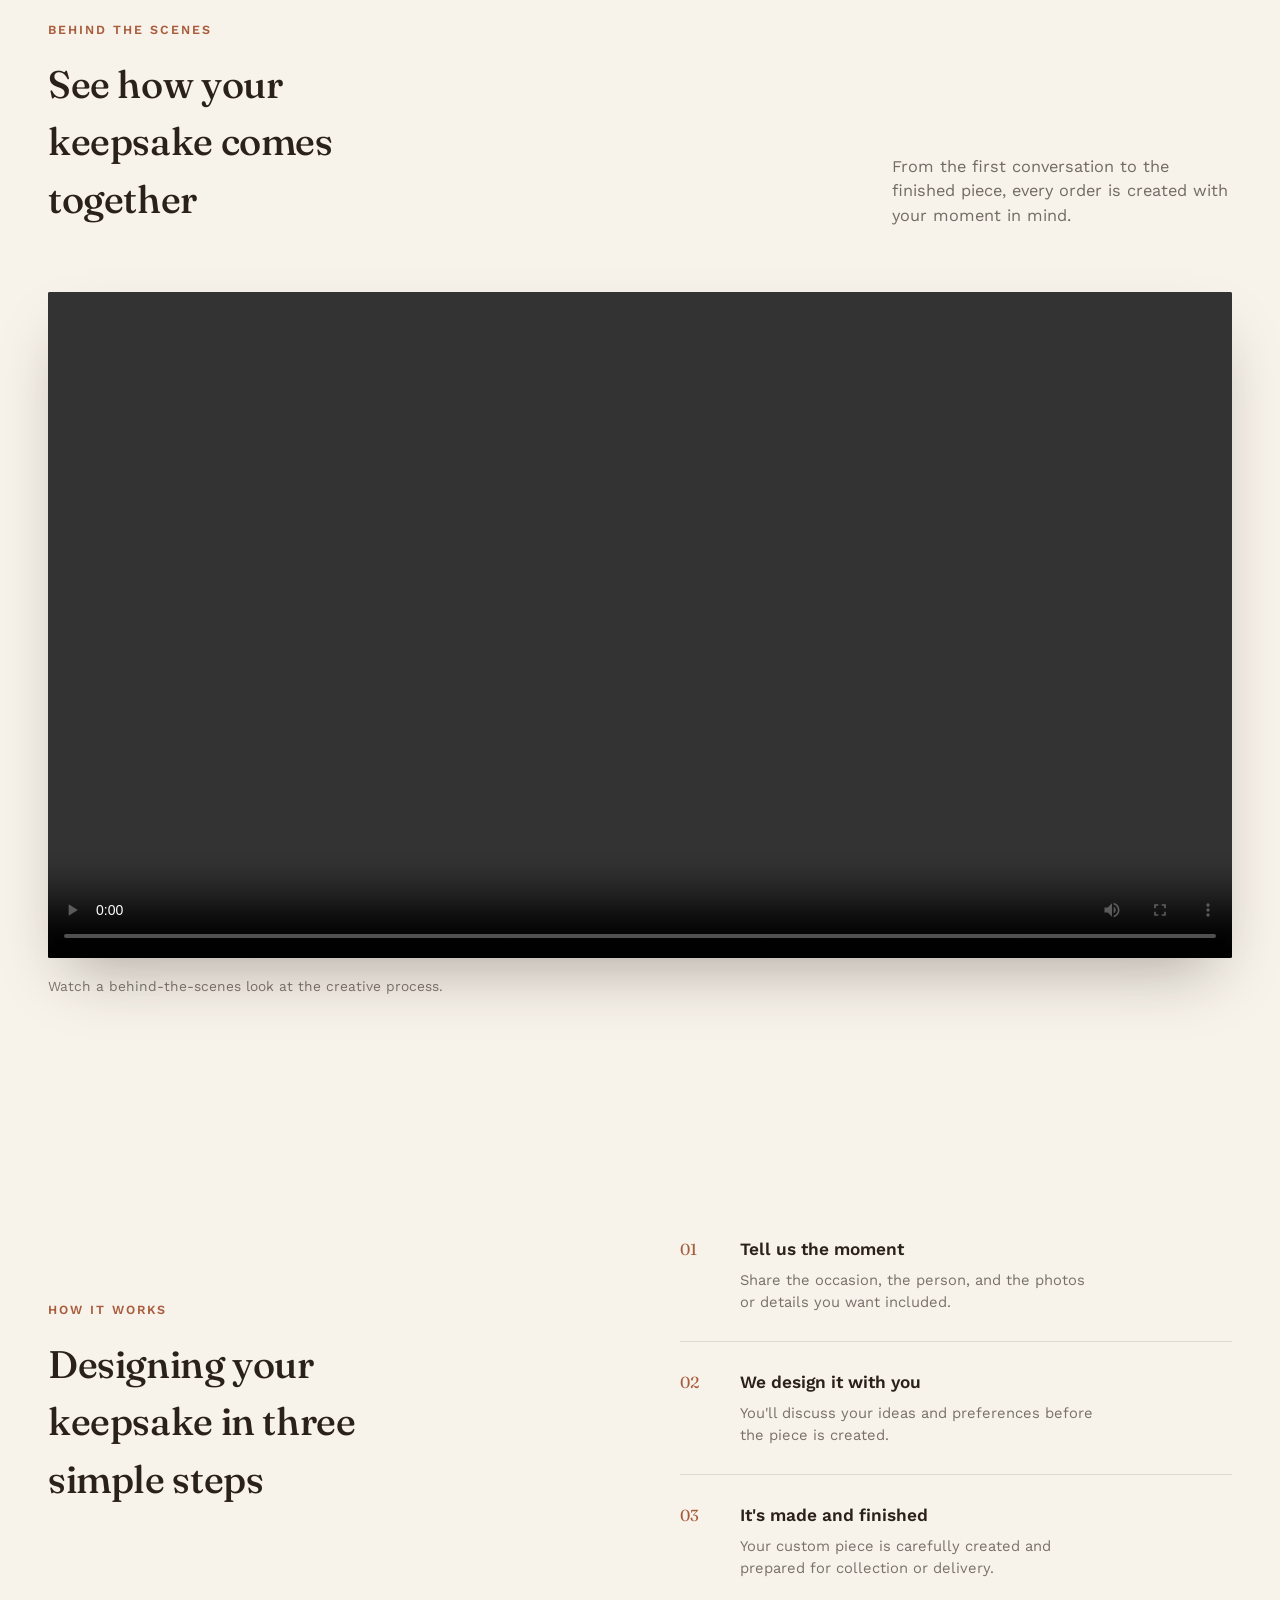
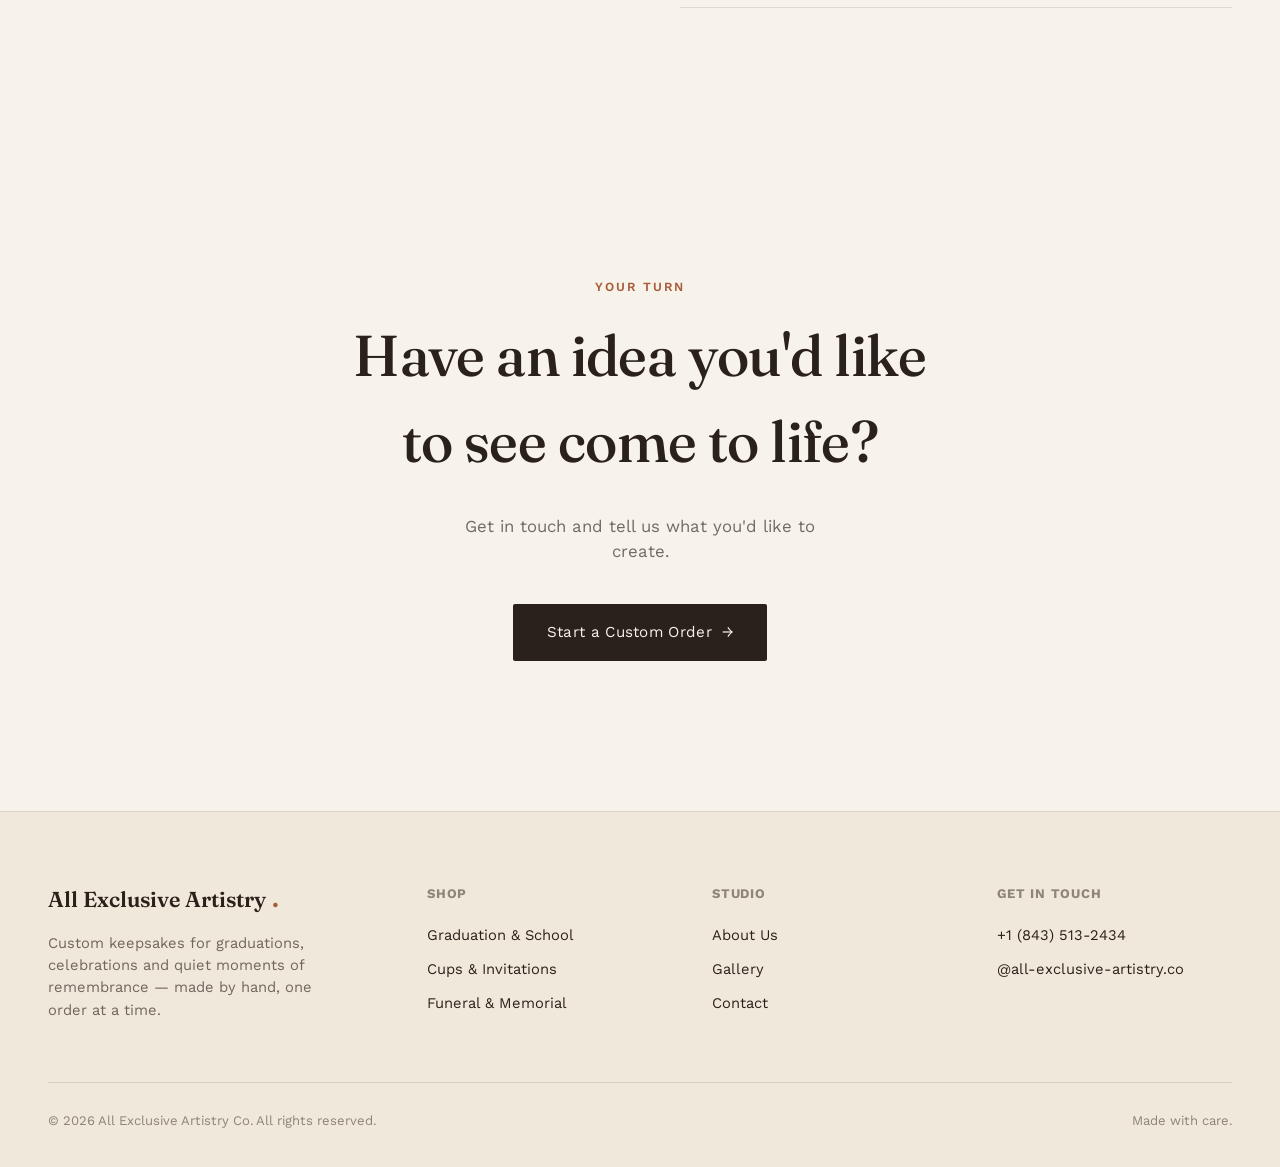
<file: gallery.html>
<!DOCTYPE html>
<html lang="en">
<head>
<meta charset="UTF-8">
<meta name="viewport" content="width=device-width, initial-scale=1.0">
<title>Gallery | All Exclusive Artistry Co.</title>
<link rel="preconnect" href="https://fonts.googleapis.com">
<link rel="preconnect" href="https://fonts.gstatic.com" crossorigin>
<link href="https://fonts.googleapis.com/css2?family=Fraunces:ital,opsz,wght@0,9..144,400;0,9..144,500;0,9..144,600;1,9..144,500&family=Work+Sans:wght@300;400;500;600&family=Caveat:wght@500;600&display=swap" rel="stylesheet">
<link rel="icon" type="image/png" href="Img/Logo_for_Kvngeb-removebg-preview.png">
<link rel="stylesheet" href="css/style.css">
<link rel="stylesheet" href="css/nav.css">
<link rel="stylesheet" href="css/footer.css">
<link rel="stylesheet" href="css/pages.css">
</head>
<body>
<header>
  <nav class="wrap">
    <div class="logo">All Exclusive Artistry <span class="dot">.</span></div>
    <div class="navlinks">
      <a href="index.html">Home</a>
      <a href="about.html">About</a>
      <a href="shop.html">Shop</a>
      <a href="gallery.html" class="active">Gallery</a>
      <a href="contact.html">Contact</a>
    </div>
    <a href="contact.html" class="nav-cta">Start a Custom Order</a>
  </nav>

  <button class="menu-btn" id="menuBtn" type="button" aria-label="Toggle menu"> 
    <svg class="hamburger" viewBox="0 0 24 24" aria-hidden="true"> 
    <path class="line line-1" d="M4 7H20"></path> 
    <path class="line line-2" d="M4 12H16"></path> 
    <path class="line line-3" d="M4 17H20"></path> 
  </svg> 
  </button>
</header>

<!-- ===== Gallery Hero ===== -->
<section class="page-hero">
  <div class="wrap">
    <div class="eyebrow">Our Work</div>
    <h1>A look at what we've <em>created.</em></h1>
    <p class="lead">Explore a selection of custom pieces created for celebrations, milestones and moments of remembrance.</p>
  </div>
</section>

<!-- ===== Gallery ===== -->
<section>
  <div class="wrap">
    <div class="section-head">
      <div>
        <div class="kicker">Gallery</div>
        <h2>Made with care, one piece at a time</h2>
      </div>
      <p>A collection of our custom work. More pieces can be added as the business grows.</p>
    </div>
    <div class="gallery-grid">
      <div class="gallery-item reveal">
        <img src="Img/Graduation school supply.png" alt="Graduation and school custom work">
      </div>
      <div class="gallery-item reveal">
        <img src="Img/Custom Cups.png" alt="Custom cup">
      </div>
      <div class="gallery-item reveal">
        <img src="Img/Invites.png" alt="Custom invitation">
      </div>
      <div class="gallery-item reveal">
        <img src="Img/casket wrap.png" alt="Custom funeral memorial work">
      </div>
      <div class="gallery-item reveal">
        <img src="Img/Graduation school supply.png" alt="Custom graduation keepsake">
      </div>
      <div class="gallery-item reveal">
        <img src="Img/Custom Cups.png" alt="Personalised custom cup">
      </div>
    </div>
  </div>
</section>

<!-- ===== Process ===== -->
<section>
  <div class="wrap">
    <div class="section-head">
      <div>
        <div class="kicker">Behind The Scenes</div>
        <h2>See how your keepsake comes together</h2>
      </div>
      <p>From the first conversation to the finished piece, every order is created with your moment in mind.</p>
    </div>
    <div class="video-frame">
      <video controls playsinline preload="metadata">
        <source src="Img/Casket-wrap-video.mp4" type="video/mp4">
        Your browser does not support the video element.
      </video>
    </div>
    <p class="video-caption">Watch a behind-the-scenes look at the creative process.</p>
  </div>
</section>

<!-- ===== Process Steps ===== -->
<section>
  <div class="wrap process-grid">
    <div>
      <div class="kicker">How It Works</div>
      <h2 style="font-size:clamp(2rem,3vw,2.7rem); max-width:14ch; margin-bottom:36px;">Designing your keepsake in three simple steps</h2>
    </div>
    <div>
      <ul class="steps">
        <li>
          <span class="step-num">01</span>
          <div class="step-body">
            <h4>Tell us the moment</h4>
            <p>Share the occasion, the person, and the photos or details you want included.</p>
          </div>
        </li>
        <li>
          <span class="step-num">02</span>
          <div class="step-body">
            <h4>We design it with you</h4>
            <p>You'll discuss your ideas and preferences before the piece is created.</p>
          </div>
        </li>
        <li>
          <span class="step-num">03</span>
          <div class="step-body">
            <h4>It's made and finished</h4>
            <p>Your custom piece is carefully created and prepared for collection or delivery.</p>
          </div>
        </li>
      </ul>
    </div>
  </div>
</section>

<!-- ===== CTA ===== -->
<section class="final-cta">
  <div class="wrap">
    <div class="kicker" style="justify-content:center;">Your Turn</div>
    <h2>Have an idea you'd like to see come to life?</h2>
    <p>Get in touch and tell us what you'd like to create.</p>
    <a href="contact.html" class="btn-primary">Start a Custom Order <span class="arrow">→</span></a>
  </div>
</section>

<footer>
  <div class="wrap">
    <div class="footer-grid">
      <div>
        <div class="logo">All Exclusive Artistry <span class="dot">.</span></div>
        <p>Custom keepsakes for graduations, celebrations and quiet moments of remembrance — made by hand, one order at a time.</p>
      </div>
      <div>
        <h4>Shop</h4>
        <ul>
          <li><a href="shop.html">Graduation &amp; School</a></li>
          <li><a href="shop.html">Cups &amp; Invitations</a></li>
          <li><a href="shop.html">Funeral &amp; Memorial</a></li>
        </ul>
      </div>
      <div>
        <h4>Studio</h4>
        <ul>
          <li><a href="about.html">About Us</a></li>
          <li><a href="gallery.html">Gallery</a></li>
          <li><a href="contact.html">Contact</a></li>
        </ul>
      </div>
      <div>
        <h4>Get In Touch</h4>
        <ul>
          <li><a href="https://wa.me/18435132434" target="_blank">+1 (843) 513-2434</a></li>
          <li><a href="#">@all-exclusive-artistry.co</a></li>
        </ul>
      </div>
    </div>
    <div class="footer-bottom">
      <span>© 2026 All Exclusive Artistry Co. All rights reserved.</span>
      <span>Made with care.</span>
    </div>
  </div>
</footer>
<script src="js/script.js"></script>
</body>
</html>
</file>
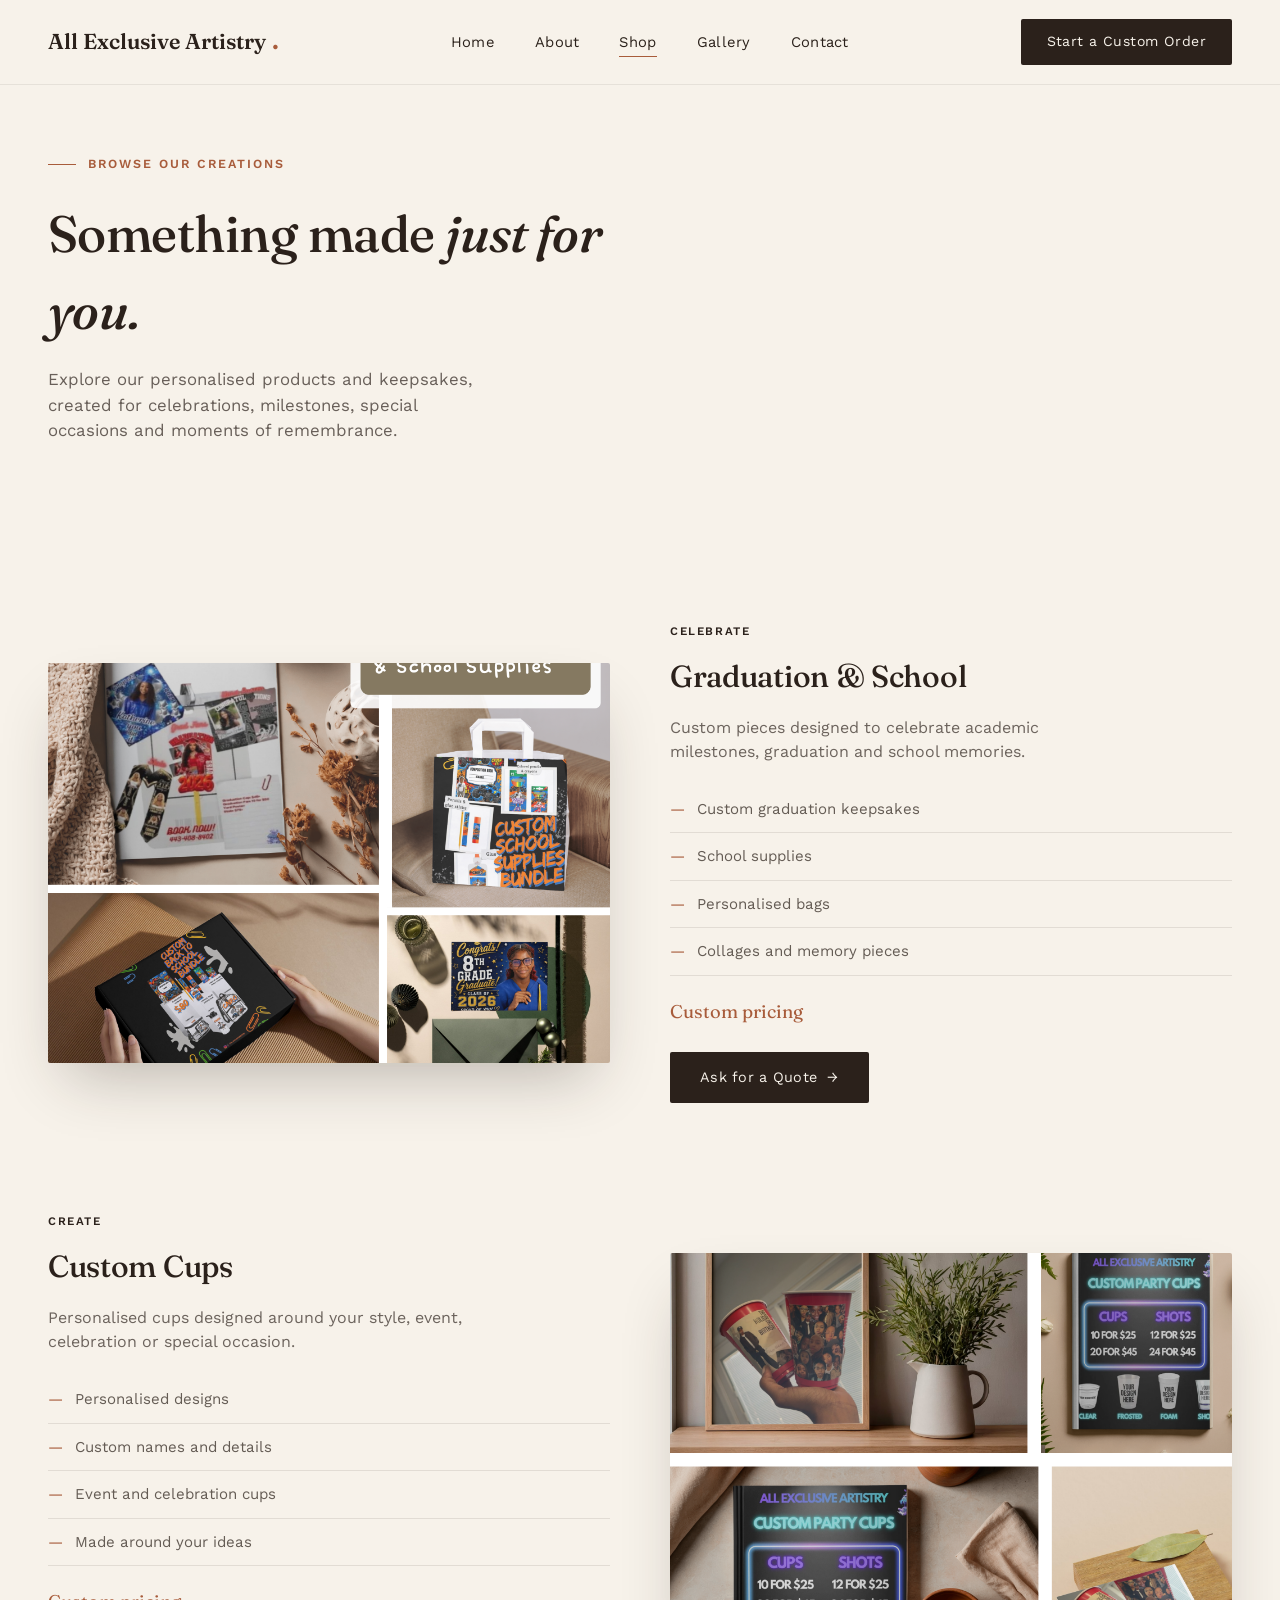
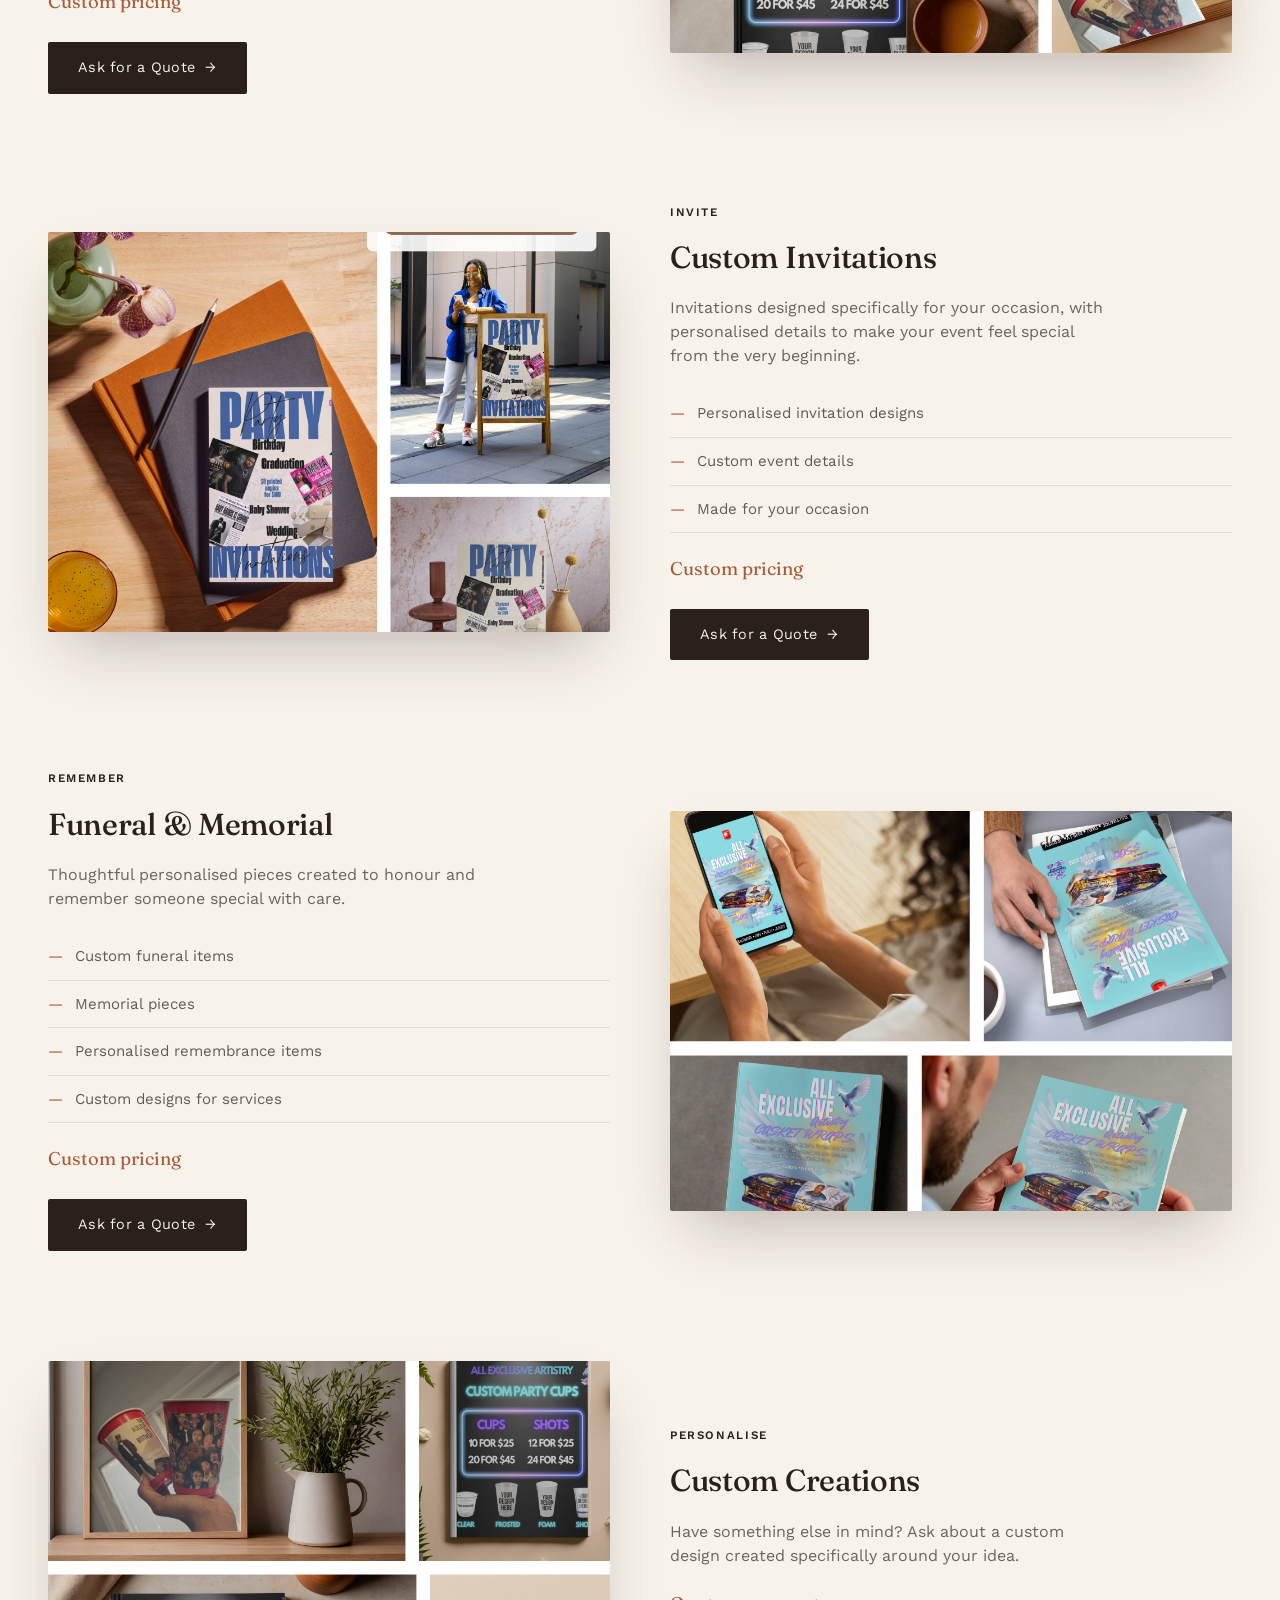
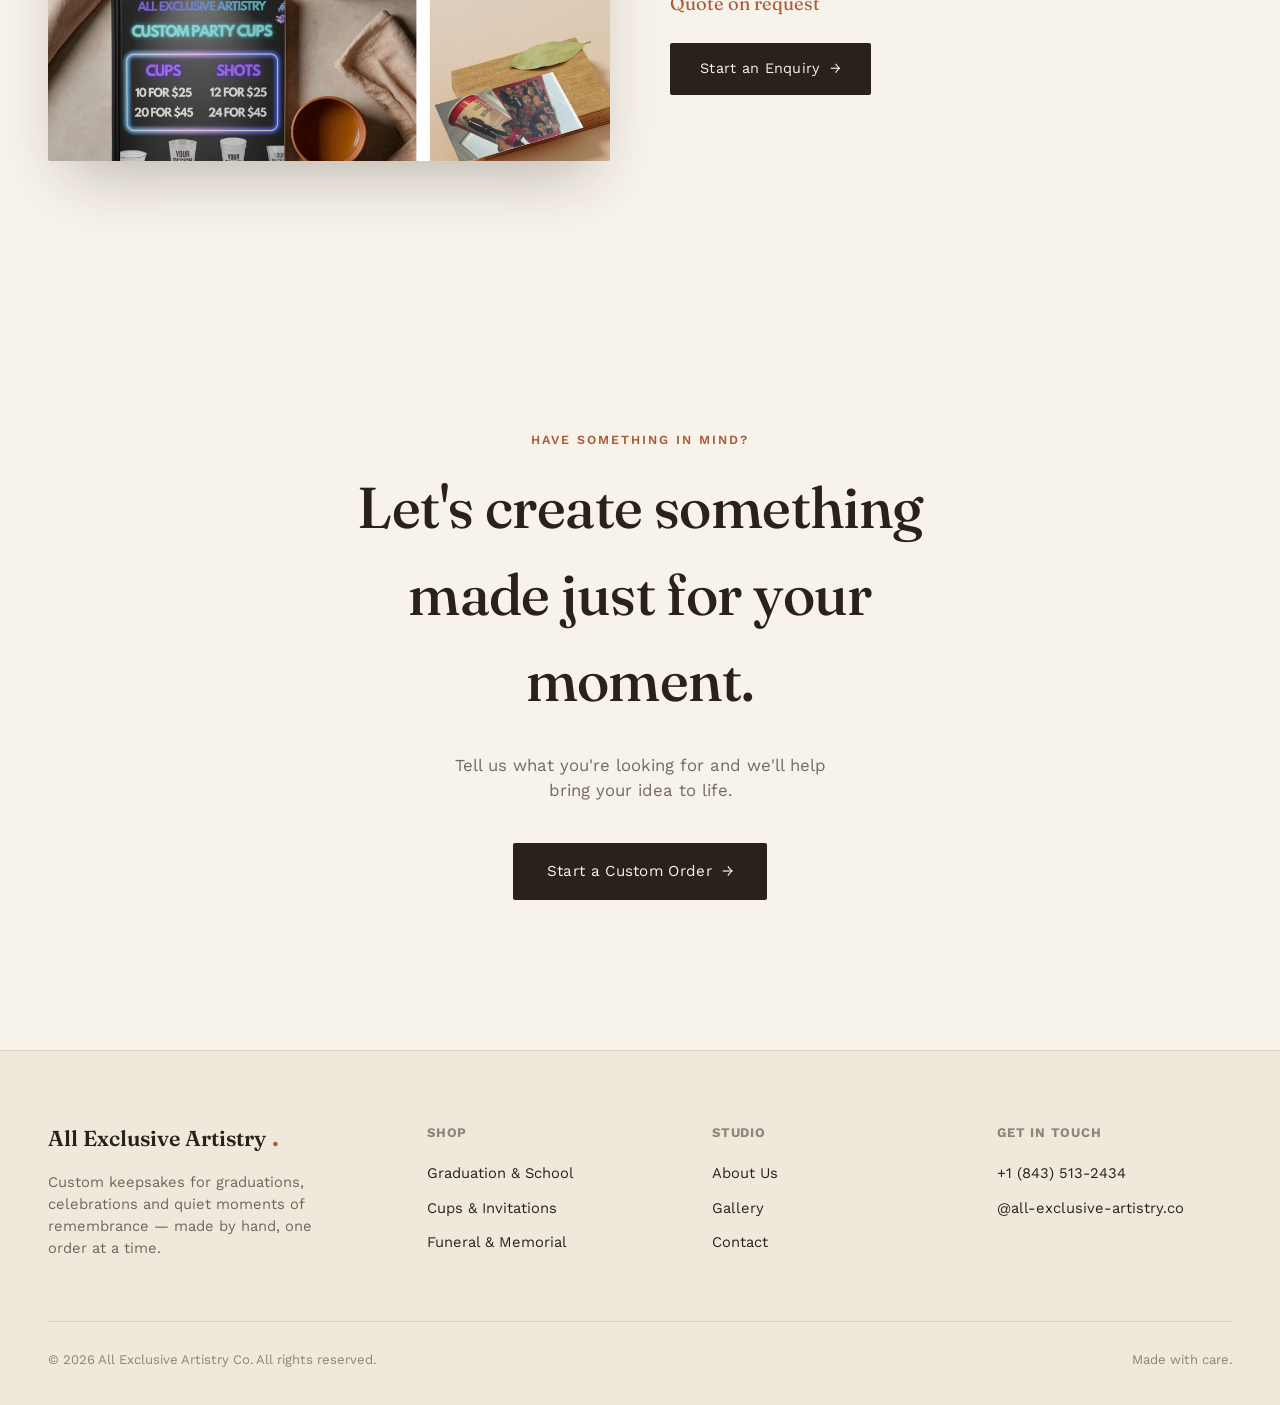
<file: shop.html>
<!DOCTYPE html>
<html lang="en">
<head>
<meta charset="UTF-8">
<meta name="viewport" content="width=device-width, initial-scale=1.0">
<title>Shop | All Exclusive Artistry Co.</title>
<link rel="preconnect" href="https://fonts.googleapis.com">
<link rel="preconnect" href="https://fonts.gstatic.com" crossorigin>
<link href="https://fonts.googleapis.com/css2?family=Fraunces:ital,opsz,wght@0,9..144,400;0,9..144,500;0,9..144,600;1,9..144,500&family=Work+Sans:wght@300;400;500;600&family=Caveat:wght@500;600&display=swap" rel="stylesheet">
<link rel="icon" type="image/png" href="Img/Logo_for_Kvngeb-removebg-preview.png">
<link rel="stylesheet" href="css/style.css">
<link rel="stylesheet" href="css/nav.css">
<link rel="stylesheet" href="css/footer.css">
<link rel="stylesheet" href="css/pages.css">
</head>
<body>
<header>
  <nav class="wrap">
    <div class="logo">
      All Exclusive Artistry <span class="dot">.</span>
    </div>
    <div class="navlinks">
      <a href="index.html">Home</a>
      <a href="about.html">About</a>
      <a href="shop.html" class="active">Shop</a>
      <a href="gallery.html">Gallery</a>
      <a href="contact.html">Contact</a>
    </div>
    <a href="contact.html" class="nav-cta">
      Start a Custom Order
    </a>
  </nav>

  <button class="menu-btn" id="menuBtn" type="button" aria-label="Toggle menu"> 
    <svg class="hamburger" viewBox="0 0 24 24" aria-hidden="true"> 
    <path class="line line-1" d="M4 7H20"></path> 
    <path class="line line-2" d="M4 12H16"></path> 
    <path class="line line-3" d="M4 17H20"></path> 
  </svg> 
  </button>
</header>
<!-- ===== Page Hero ===== -->
<section class="page-hero">
  <div class="wrap">
    <div class="eyebrow">
      Browse Our Creations
    </div>
    <h1>
      Something made <em>just for you.</em>
    </h1>
    <p class="lead">
      Explore our personalised products and keepsakes, created for
      celebrations, milestones, special occasions and moments of remembrance.
    </p>
  </div>
</section>
<!-- ===== Shop ===== -->
<section>
  <div class="wrap">
    <div class="shop-list">
      <!-- Graduation -->
      <div class="shop-item">
        <div class="shop-photo">
          <img
            src="Img/Graduation school supply.png"
            alt="Custom graduation and school supplies"
          >
        </div>
        <div class="shop-copy">
          <div class="moment-tag">
            Celebrate
          </div>
          <h3>
            Graduation &amp; School
          </h3>
          <p>
            Custom pieces designed to celebrate academic milestones,
            graduation and school memories.
          </p>
          <ul class="about-block" style="list-style:none; margin-bottom:22px;">
            <li>Custom graduation keepsakes</li>
            <li>School supplies</li>
            <li>Personalised bags</li>
            <li>Collages and memory pieces</li>
          </ul>
          <div class="price-tag">
            Custom pricing
          </div>
          <br>
          <a href="contact.html" class="btn-primary">
            Ask for a Quote
            <span class="arrow">→</span>
          </a>
        </div>
      </div>
      <!-- Cups -->
      <div class="shop-item reverse">
        <div class="shop-photo">
          <img
            src="Img/Custom Cups.png"
            alt="Custom personalised cups"
          >
        </div>
        <div class="shop-copy">
          <div class="moment-tag">
            Create
          </div>
          <h3>
            Custom Cups
          </h3>
          <p>
            Personalised cups designed around your style, event,
            celebration or special occasion.
          </p>
          <ul class="about-block" style="list-style:none; margin-bottom:22px;">
            <li>Personalised designs</li>
            <li>Custom names and details</li>
            <li>Event and celebration cups</li>
            <li>Made around your ideas</li>
          </ul>
          <div class="price-tag">
            Custom pricing
          </div>
          <br>
          <a href="contact.html" class="btn-primary">
            Ask for a Quote
            <span class="arrow">→</span>
          </a>
        </div>
      </div>
      <!-- Invitations -->
      <div class="shop-item">
        <div class="shop-photo">
          <img
            src="Img/Invites.png"
            alt="Custom invitations"
          >
        </div>
        <div class="shop-copy">
          <div class="moment-tag">
            Invite
          </div>
          <h3>
            Custom Invitations
          </h3>
          <p>
            Invitations designed specifically for your occasion,
            with personalised details to make your event feel special
            from the very beginning.
          </p>
          <ul class="about-block" style="list-style:none; margin-bottom:22px;">
            <li>Personalised invitation designs</li>
            <li>Custom event details</li>
            <li>Made for your occasion</li>
          </ul>
          <div class="price-tag">
            Custom pricing
          </div>
          <br>
          <a href="contact.html" class="btn-primary">
            Ask for a Quote
            <span class="arrow">→</span>
          </a>
        </div>
      </div>
      <!-- Funeral -->
      <div class="shop-item reverse">
        <div class="shop-photo">
          <img
            src="Img/casket wrap.png"
            alt="Custom funeral and memorial items"
          >
        </div>
        <div class="shop-copy">
          <div class="moment-tag">
            Remember
          </div>
          <h3>
            Funeral &amp; Memorial
          </h3>
          <p>
            Thoughtful personalised pieces created to honour and
            remember someone special with care.
          </p>
          <ul class="about-block" style="list-style:none; margin-bottom:22px;">
            <li>Custom funeral items</li>
            <li>Memorial pieces</li>
            <li>Personalised remembrance items</li>
            <li>Custom designs for services</li>
          </ul>
          <div class="price-tag">
            Custom pricing
          </div>
          <br>
          <a href="contact.html" class="btn-primary">
            Ask for a Quote
            <span class="arrow">→</span>
          </a>
        </div>
      </div>
      <!-- Other custom work -->
      <div class="shop-item">
        <div class="shop-photo">
          <img
            src="Img/Custom Cups.png"
            alt="Custom gifts and personalised creations"
          >
        </div>
        <div class="shop-copy">
          <div class="moment-tag">
            Personalise
          </div>
          <h3>
            Custom Creations
          </h3>
          <p>
            Have something else in mind? Ask about a custom design
            created specifically around your idea.
          </p>
          <div class="price-tag">
            Quote on request
          </div>
          <br>
          <a href="contact.html" class="btn-primary">
            Start an Enquiry
            <span class="arrow">→</span>
          </a>
        </div>
      </div>
    </div>
  </div>
</section>
<!-- ===== CTA ===== -->
<section class="final-cta">
  <div class="wrap">
    <div class="kicker" style="justify-content:center;">
      Have Something In Mind?
    </div>
    <h2>
      Let's create something made just for your moment.
    </h2>
    <p>
      Tell us what you're looking for and we'll help bring your idea
      to life.
    </p>
    <a href="contact.html" class="btn-primary">
      Start a Custom Order
      <span class="arrow">→</span>
    </a>
  </div>
</section>
<footer>
  <div class="wrap">
    <div class="footer-grid">
      <div>
        <div class="logo">
          All Exclusive Artistry <span class="dot">.</span>
        </div>
        <p>
          Custom keepsakes for graduations, celebrations and quiet
          moments of remembrance — made by hand, one order at a time.
        </p>
      </div>
      <div>
        <h4>Shop</h4>
        <ul>
          <li><a href="shop.html">Graduation &amp; School</a></li>
          <li><a href="shop.html">Cups &amp; Invitations</a></li>
          <li><a href="shop.html">Funeral &amp; Memorial</a></li>
        </ul>
      </div>
      <div>
        <h4>Studio</h4>
        <ul>
          <li><a href="about.html">About Us</a></li>
          <li><a href="gallery.html">Gallery</a></li>
          <li><a href="contact.html">Contact</a></li>
        </ul>
      </div>
      <div>
        <h4>Get In Touch</h4>
        <ul>
          <li>
            <a href="https://wa.me/18435132434" target="_blank">
              +1 (843) 513-2434
            </a>
          </li>
          <li>
            <a href="#">
              @all-exclusive-artistry.co
            </a>
          </li>
        </ul>
      </div>
    </div>
    <div class="footer-bottom">
      <span>
        © 2026 All Exclusive Artistry Co. All rights reserved.
      </span>
      <span>
        Made with care.
      </span>
    </div>
  </div>
</footer>
<script src="js/script.js"></script>
</body>
</html>
</file>
<file: css/style.css>
:root{
  --cream: #F7F2EA;
  --cream-deep: #F0E8DA;
  --ink: #2B211B;
  --taupe: #B9A38C;
  --taupe-soft: #E4DACB;
  --clay: #A85C3B;
  --sage: #7C8767;
  --white: #FFFDFA;
  --radius: 2px;
  --maxw: 1280px;
}
*{margin:0;padding:0;box-sizing:border-box;}
html{scroll-behavior:smooth;}
body{
  background:var(--cream);
  color:var(--ink);
  font-family:'Work Sans', sans-serif;
  font-weight:400;
  line-height:1.5;
  -webkit-font-smoothing:antialiased;
  overflow-x:hidden;
}
a{color:inherit; text-decoration:none;}
img{display:block; max-width:100%;}
.wrap{max-width:var(--maxw); margin:0 auto; padding:0 48px;}
h1,h2,h3{font-family:'Fraunces', serif; font-weight:500; letter-spacing:-0.01em;}

@media (prefers-reduced-motion: reduce){
  *{animation-duration:0.001ms !important; transition-duration:0.001ms !important;}
  html{scroll-behavior:auto;}
}

/* -------- reveal on scroll -------- */
.reveal{opacity:0; transform:translateY(24px); transition:opacity 0.8s ease, transform 0.8s ease;}
.reveal.in{opacity:1; transform:translateY(0);}

/* -------- hero -------- */
.hero{
  padding:90px 0 130px;
  position:relative;
}
.hero-grid{
  display:grid;
  grid-template-columns:1fr 1fr;
  gap:60px;
  align-items:center;
}
.eyebrow{
  font-size:0.78rem; letter-spacing:0.16em; text-transform:uppercase;
  color:var(--clay); font-weight:600; margin-bottom:22px;
  display:flex; align-items:center; gap:12px;
}
.eyebrow::before{content:''; width:28px; height:1px; background:var(--clay);}
.hero h1{
  font-size:clamp(2.6rem, 4.6vw, 4.4rem);
  line-height:1.03;
  margin-bottom:26px;
  max-width:11ch;
}
.hero h1 em{
  font-style:italic; color:var(--clay); font-weight:500;
}
.hero p.lead{
  font-size:1.12rem;
  color:rgba(43,33,27,0.72);
  max-width:34ch;
  margin-bottom:38px;
}
.cta-row{display:flex; align-items:center; gap:28px; margin-bottom:64px;}
.btn-primary{
  background:var(--ink); color:var(--cream);
  padding:17px 34px; font-size:0.95rem; letter-spacing:0.02em;
  border-radius:var(--radius);
  display:inline-flex; align-items:center; gap:10px;
  transition:background 0.3s ease, transform 0.3s ease, box-shadow 0.3s ease;
}
.btn-primary:hover{background:var(--clay); transform:translateY(-2px); box-shadow:0 12px 24px -8px rgba(168,92,59,0.45);}
.btn-primary .arrow{transition:transform 0.3s ease;}
.btn-primary:hover .arrow{transform:translateX(4px);}
.btn-ghost{
  font-size:0.92rem; border-bottom:1px solid var(--ink); padding-bottom:2px;
}

.stats{
  display:flex; gap:52px; padding-top:36px; border-top:1px solid rgba(43,33,27,0.14);
}
.stat b{
  display:block; font-family:'Fraunces', serif; font-size:2rem; font-weight:500; color:var(--ink);
}
.stat span{font-size:0.82rem; color:rgba(43,33,27,0.6); letter-spacing:0.02em;}

/* -------- hero composition (overlapping placeholder photos) -------- */
.composition{
  position:relative;
  height:560px;
}
.ph{
  position:absolute;
  border-radius:var(--radius);
  display:flex; align-items:center; justify-content:center;
  flex-direction:column; gap:8px;
  box-shadow:0 30px 60px -20px rgba(43,33,27,0.35);
  border:6px solid var(--white);
  transition:transform 0.5s ease;
  overflow:hidden;
}
.ph img{width:100%; height:100%; object-fit:cover;}
.ph:hover{transform:translateY(-6px) rotate(0deg) !important;}
.ph .ph-label{
  font-family:'Work Sans'; font-size:0.72rem; letter-spacing:0.04em;
  color:rgba(43,33,27,0.55); text-align:center; padding:0 14px;
}
.ph .ph-icon{width:34px; height:34px; opacity:0.55;}

.ph-1{ /* main collage */
  width:66%; height:70%;
  top:0; right:0;
  background:linear-gradient(155deg, #EFE3D0 0%, #DCC9AC 100%);
  transform:rotate(2deg);
  z-index:2;
}
.ph-2{ /* school bag */
  width:38%; height:34%;
  bottom:6%; left:0;
  background:linear-gradient(155deg, #E7D9C4 0%, #C9B497 100%);
  transform:rotate(-4deg);
  z-index:3;
}
.ph-3{ /* invitation card */
  width:24%; height:30%;
  top:8%; left:2%;
  background:var(--white);
  transform:rotate(-8deg);
  z-index:4;
  border-color:var(--white);
}
.ph-4{ /* cup badge */
  width:130px; height:130px;
  bottom:2%; right:8%;
  border-radius:50%;
  background:var(--clay);
  color:var(--cream);
  transform:rotate(-6deg);
  z-index:5;
  box-shadow:0 20px 40px -12px rgba(168,92,59,0.55);
}
.ph-4 .ph-label{color:var(--cream); font-size:0.68rem;}

.tape{
  position:absolute; top:-14px; left:50%; transform:translateX(-50%) rotate(-3deg);
  width:70px; height:26px; background:rgba(255,255,255,0.55);
  border:1px solid rgba(255,255,255,0.7);
  z-index:6;
}
.note{
  position:absolute; bottom:-18px; left:-10px;
  font-family:'Caveat', cursive; font-size:1.3rem; color:var(--ink);
  transform:rotate(-4deg);
  z-index:6;
}

/* -------- section shell -------- */
section{padding:120px 0;}
.section-head{
  display:flex; justify-content:space-between; align-items:flex-end;
  margin-bottom:64px; gap:40px;
}
.section-head h2{font-size:clamp(2rem, 3vw, 2.7rem); max-width:14ch;}
.section-head p{color:rgba(43,33,27,0.65); max-width:34ch; font-size:1.02rem;}
.kicker{
  font-size:0.78rem; letter-spacing:0.16em; text-transform:uppercase;
  color:var(--clay); font-weight:600; margin-bottom:16px;
}

/* -------- moments / categories -------- */
.moments{background:var(--cream-deep);}
.moment-grid{
  display:grid; grid-template-columns:repeat(3, 1fr); gap:32px;
}
.moment-card{
  background:var(--white);
  border-radius:var(--radius);
  overflow:hidden;
  transition:transform 0.4s ease, box-shadow 0.4s ease;
}
.moment-card:hover{transform:translateY(-8px); box-shadow:0 30px 50px -24px rgba(43,33,27,0.3);}
.moment-photo{
  height:260px;
  display:flex; align-items:center; justify-content:center;
  flex-direction:column; gap:10px;
  overflow:hidden;
}
.moment-photo img{width:100%; height:100%; object-fit:cover;}
.moment-photo span{font-size:0.72rem; letter-spacing:0.05em; color:rgba(255,255,255,0.85); text-align:center; padding:0 20px;}
.moment-photo svg{width:38px; height:38px; opacity:0.85;}
.m1 .moment-photo{background:linear-gradient(150deg, #C9714E, #A85C3B);}
.m2 .moment-photo{background:linear-gradient(150deg, #B9A38C, #8F7B62);}
.m3 .moment-photo{background:linear-gradient(150deg, #8E9678, #5F6A4C);}
.moment-body{padding:28px 28px 32px;}
.moment-tag{
  font-size:0.72rem; letter-spacing:0.14em; text-transform:uppercase;
  font-weight:600; margin-bottom:10px;
}
.m1 .moment-tag{color:var(--clay);}
.m2 .moment-tag{color:#8F7B62;}
.m3 .moment-tag{color:var(--sage);}
.moment-body h3{font-size:1.4rem; margin-bottom:10px; font-weight:500;}
.moment-body p{font-size:0.94rem; color:rgba(43,33,27,0.65); margin-bottom:18px;}
.moment-link{font-size:0.86rem; font-weight:500; border-bottom:1px solid var(--ink); padding-bottom:2px;}

/* -------- process -------- */
.process-grid{
  display:grid; grid-template-columns:1fr 1fr; gap:80px; align-items:center;
}
.steps{list-style:none; counter-reset:step;}
.steps li{
  display:flex; gap:26px; padding:28px 0;
  border-bottom:1px solid rgba(43,33,27,0.12);
}
.steps li:first-child{padding-top:0;}
.step-num{
  font-family:'Fraunces', serif; font-size:1rem; color:var(--clay);
  min-width:34px;
}
.step-body h4{font-family:'Work Sans'; font-weight:600; font-size:1.08rem; margin-bottom:6px;}
.step-body p{font-size:0.92rem; color:rgba(43,33,27,0.62); max-width:40ch;}

.process-visual{
  height:460px; border-radius:var(--radius);
  background:linear-gradient(160deg, #EFE3D0, #D8C4A5);
  position:relative; overflow:hidden;
  display:flex; align-items:flex-end; padding:32px;
}
.process-visual img{position:absolute; inset:0; width:100%; height:100%; object-fit:cover;}
.process-visual .tag-note{
  background:var(--white); padding:18px 22px; border-radius:var(--radius);
  box-shadow:0 20px 40px -18px rgba(43,33,27,0.4);
  max-width:220px;
  position:relative; z-index:2;
}
.process-visual .tag-note b{display:block; font-family:'Fraunces'; font-size:1.6rem; color:var(--clay);}
.process-visual .tag-note span{font-size:0.8rem; color:rgba(43,33,27,0.6);}

/* -------- testimonials -------- */
.testimonials{background:var(--ink); color:var(--cream);}
.testimonials .section-head h2, .testimonials .kicker{color:var(--cream);}
.testimonials .kicker{color:var(--clay);}
.testimonials .section-head p{color:rgba(247,242,234,0.6);}
.quote-grid{display:grid; grid-template-columns:1fr 1fr; gap:32px;}
.quote-card{
  background:rgba(247,242,234,0.06);
  border:1px solid rgba(247,242,234,0.14);
  border-radius:var(--radius);
  padding:36px;
}
.quote-card p{font-size:1.08rem; line-height:1.6; margin-bottom:24px; font-family:'Fraunces', serif; font-weight:400; font-style:italic;}
.quote-who{display:flex; align-items:center; gap:14px;}
.quote-avatar{
  width:42px; height:42px; border-radius:50%;
  background:var(--clay); display:flex; align-items:center; justify-content:center;
  font-family:'Fraunces'; font-size:0.9rem;
  overflow:hidden;
}
.quote-avatar img{width:100%; height:100%; object-fit:cover;}
.quote-who b{display:block; font-size:0.92rem;}
.quote-who span{font-size:0.78rem; color:rgba(247,242,234,0.55);}

/* -------- final cta -------- */
.final-cta{
  text-align:center; padding:150px 0;
}
.final-cta h2{font-size:clamp(2.4rem, 5vw, 3.6rem); max-width:16ch; margin:0 auto 28px;}
.final-cta p{color:rgba(43,33,27,0.65); max-width:38ch; margin:0 auto 40px; font-size:1.05rem;}

/* -------- responsive (shared/section rules only — nav/footer breakpoints live in their own files) -------- */
@media (max-width: 980px){
  .wrap{padding:0 24px;}
  .hero-grid{grid-template-columns:1fr; gap:70px;}
  .hero{padding:60px 0 90px;}
  .composition{height:420px;}
  .moment-grid{grid-template-columns:1fr;}
  .process-grid{grid-template-columns:1fr; gap:50px;}
  .quote-grid{grid-template-columns:1fr;}
  .stats{gap:32px; flex-wrap:wrap;}
}
</file>
<file: css/nav.css>
/* Nav — matches classes used across all pages: header, nav.wrap, .logo, .dot, .navlinks, .nav-cta */
header{
  position:sticky; top:0; z-index:50;
  background:rgba(247,242,234,0.92);
  backdrop-filter:blur(8px);
  border-bottom:1px solid rgba(43,33,27,0.08);
}
nav.wrap{
  display:flex; align-items:center; justify-content:space-between;
  height:84px;
}
.logo{
  font-family:'Fraunces', serif;
  font-size:1.35rem;
  font-weight:600;
  display:flex;
  align-items:baseline;
  gap:6px;
}
.logo .dot{color:var(--clay); font-size:1.6rem; line-height:0;}
.navlinks{display:flex; gap:40px; font-size:0.92rem; letter-spacing:0.02em;}
.navlinks a{position:relative; padding:4px 0;}
.navlinks a::after{
  content:''; position:absolute; left:0; bottom:0; height:1px; width:0;
  background:var(--clay); transition:width 0.3s ease;
}
.navlinks a:hover::after{width:100%;}
.navlinks a.active::after{width:100%;}
.nav-cta{
  background:var(--ink); color:var(--cream);
  padding:12px 26px; font-size:0.88rem; letter-spacing:0.03em;
  border-radius:var(--radius);
  transition:background 0.3s ease, transform 0.3s ease;
}
.nav-cta:hover{background:var(--clay); transform:translateY(-1px);}

/* Mobile hamburger */
.menu-btn {
  display: none;
  background: none;
  border: 0;
  padding: 6px;
  cursor: pointer;
  color: var(--ink);
}

.hamburger {
  width: 30px;
  height: 30px;
  fill: none;
  stroke: currentColor;
  stroke-width: 1.8;
  stroke-linecap: round;
}

@media (max-width: 980px) {
  nav.wrap {
    position: relative;
  }

  .navlinks {
    display: none;
  }

  .nav-cta {
    display: none;
  }

  .menu-btn {
    display: block;
    position: absolute;
    right: 0;
    top: 50%;
    transform: translateY(-50%);
  }

  .navlinks.open {
    display: flex;
    flex-direction: column;
    position: absolute;
    top: 84px;
    left: 0;
    right: 0;
    padding: 30px;
    gap: 22px;
    background: rgba(247, 242, 234, 0.98);
    border-bottom: 1px solid rgba(43, 33, 27, 0.08);
  }
}
</file>
<file: css/footer.css>
/* Footer — matches classes used across all pages: footer, .wrap, .footer-grid, .footer-bottom, .logo, .dot */
footer{background:var(--cream-deep); padding:72px 0 36px; border-top:1px solid rgba(43,33,27,0.1);}
.footer-grid{
  display:grid; grid-template-columns:1.4fr 1fr 1fr 1fr; gap:50px;
  padding-bottom:56px;
}
.footer-grid h4{font-size:0.82rem; letter-spacing:0.06em; text-transform:uppercase; margin-bottom:20px; color:rgba(43,33,27,0.5);}
.footer-grid ul{list-style:none;}
.footer-grid li{margin-bottom:12px; font-size:0.92rem;}
.footer-grid p{font-size:0.92rem; color:rgba(43,33,27,0.65); max-width:32ch; margin-top:16px;}
.footer-bottom{
  display:flex; justify-content:space-between; align-items:center;
  padding-top:28px; border-top:1px solid rgba(43,33,27,0.12);
  font-size:0.82rem; color:rgba(43,33,27,0.5);
}
@media (max-width: 980px){
  .footer-grid{grid-template-columns:1fr 1fr; gap:36px;}
}
</file>
<file: css/pages.css>
/* -------- shared: inner page header (About/Shop/Process/Stories/Contact) -------- */
.page-hero{
  padding:70px 0 60px;
}
.page-hero h1{
  font-size:clamp(2.2rem, 4vw, 3.4rem);
  max-width:18ch;
  margin-bottom:18px;
}
.page-hero p.lead{
  font-size:1.05rem;
  color:rgba(43,33,27,0.7);
  max-width:44ch;
}

/* -------- image placeholder (used anywhere a real photo isn't uploaded yet) -------- */
.img-placeholder{
  width:100%; height:100%;
  min-height:220px;
  display:flex; align-items:center; justify-content:center;
  flex-direction:column; gap:8px;
  background:repeating-linear-gradient(135deg, #E7D9C4, #E7D9C4 12px, #DDCBAC 12px, #DDCBAC 24px);
  border:1px dashed rgba(43,33,27,0.28);
  color:rgba(43,33,27,0.5);
  text-align:center;
  padding:20px;
}
.img-placeholder span{
  font-size:0.72rem; letter-spacing:0.06em; text-transform:uppercase; font-weight:500;
}
.img-placeholder svg{width:28px; height:28px; opacity:0.6;}

/* -------- About -------- */
.about-grid{
  display:grid; grid-template-columns:0.9fr 1.1fr; gap:70px; align-items:start;
}
.about-visual{
  height:480px; border-radius:var(--radius); overflow:hidden;
  box-shadow:0 30px 60px -20px rgba(43,33,27,0.3);
}
.about-block{margin-bottom:42px;}
.about-block:last-child{margin-bottom:0;}
.about-block h3{font-size:1.3rem; margin-bottom:14px; font-weight:500;}
.about-block p{font-size:0.98rem; color:rgba(43,33,27,0.68); max-width:52ch;}
.about-block ul{list-style:none; margin-top:14px;}
.about-block li{
  font-size:0.94rem; color:rgba(43,33,27,0.72);
  padding:12px 0; border-bottom:1px solid rgba(43,33,27,0.1);
  display:flex; gap:12px;
}
.about-block li::before{content:'—'; color:var(--clay); flex-shrink:0;}
.placeholder-note{
  font-size:0.8rem; color:var(--clay); font-style:italic; margin-top:6px;
}

/* -------- Shop -------- */
.shop-list{display:flex; flex-direction:column; gap:110px;}
.shop-item{
  display:grid; grid-template-columns:1fr 1fr; gap:60px; align-items:center;
}
.shop-item.reverse .shop-photo{order:2;}
.shop-item.reverse .shop-copy{order:1;}
.shop-photo{
  height:400px; border-radius:var(--radius); overflow:hidden;
  box-shadow:0 30px 60px -20px rgba(43,33,27,0.3);
}
.shop-photo img{width:100%; height:100%; object-fit:cover;}
.shop-copy .moment-tag{margin-bottom:14px;}
.shop-copy h3{font-size:1.9rem; margin-bottom:16px;}
.shop-copy p{font-size:1rem; color:rgba(43,33,27,0.68); margin-bottom:22px; max-width:44ch;}
.price-tag{
  display:inline-block; font-family:'Fraunces', serif; font-size:1.15rem;
  color:var(--clay); margin-bottom:26px;
}
.shop-copy .btn-primary{padding:15px 30px; font-size:0.9rem;}

/* -------- Process: video -------- */
.video-frame{
  width:100%; aspect-ratio:16/9; border-radius:var(--radius);
  overflow:hidden; box-shadow:0 30px 60px -20px rgba(43,33,27,0.35);
  background:var(--ink);
}
.video-frame video, .video-frame iframe{width:100%; height:100%; border:0; display:block;}
.video-caption{font-size:0.86rem; color:rgba(43,33,27,0.6); margin-top:18px; max-width:50ch;}

/* -------- Stories: gallery -------- */
.gallery-grid{
  display:grid; grid-template-columns:repeat(3, 1fr); gap:24px; margin-top:64px;
}
.gallery-item{height:260px; border-radius:var(--radius); overflow:hidden;}
.gallery-item img{width:100%; height:100%; object-fit:cover;}

/* -------- Contact -------- */
.contact-grid{
  display:grid; grid-template-columns:1.1fr 0.9fr; gap:70px; align-items:start;
}
.interest-chips{display:flex; flex-wrap:wrap; gap:10px; margin-bottom:30px;}
.chip{
  font-size:0.86rem; padding:10px 18px; border-radius:20px;
  border:1px solid rgba(43,33,27,0.2); cursor:pointer;
  transition:background 0.25s ease, color 0.25s ease, border-color 0.25s ease;
}
.chip input{display:none;}
.chip:has(input:checked){background:var(--ink); color:var(--cream); border-color:var(--ink);}
.form-group{margin-bottom:22px;}
.form-group label{
  display:block; font-size:0.82rem; letter-spacing:0.04em; text-transform:uppercase;
  color:rgba(43,33,27,0.55); margin-bottom:8px;
}
.form-group input, .form-group textarea{
  width:100%; padding:14px 16px; font-family:'Work Sans', sans-serif; font-size:0.96rem;
  background:var(--white); border:1px solid rgba(43,33,27,0.18); border-radius:var(--radius);
  color:var(--ink);
}
.form-group input:focus, .form-group textarea:focus{outline:2px solid var(--clay); outline-offset:1px;}
.form-group textarea{resize:vertical; min-height:130px;}
.contact-side{background:var(--white); border-radius:var(--radius); padding:38px; box-shadow:0 24px 50px -30px rgba(43,33,27,0.3);}
.contact-side h3{font-size:1.2rem; margin-bottom:14px;}
.contact-side p{font-size:0.92rem; color:rgba(43,33,27,0.65); margin-bottom:24px;}
.whatsapp-btn{
  display:inline-flex; align-items:center; gap:10px; background:var(--sage); color:var(--white);
  padding:15px 28px; border-radius:var(--radius); font-size:0.92rem; width:100%; justify-content:center;
  transition:background 0.3s ease;
}
.whatsapp-btn:hover{background:#697353;}
.contact-detail{display:flex; flex-direction:column; gap:14px; margin-top:28px; font-size:0.92rem;}
.contact-detail a{border-bottom:1px solid transparent; transition:border-color 0.25s ease;}
.contact-detail a:hover{border-color:var(--ink);}

/* -------- responsive -------- */
@media (max-width: 980px){
  .about-grid{grid-template-columns:1fr; gap:40px;}
  .about-visual{height:320px;}
  .shop-item, .shop-item.reverse{grid-template-columns:1fr;}
  .shop-item.reverse .shop-photo, .shop-item.reverse .shop-copy{order:initial;}
  .shop-photo{height:280px;}
  .gallery-grid{grid-template-columns:1fr 1fr;}
  .contact-grid{grid-template-columns:1fr; gap:40px;}
}
</file>
